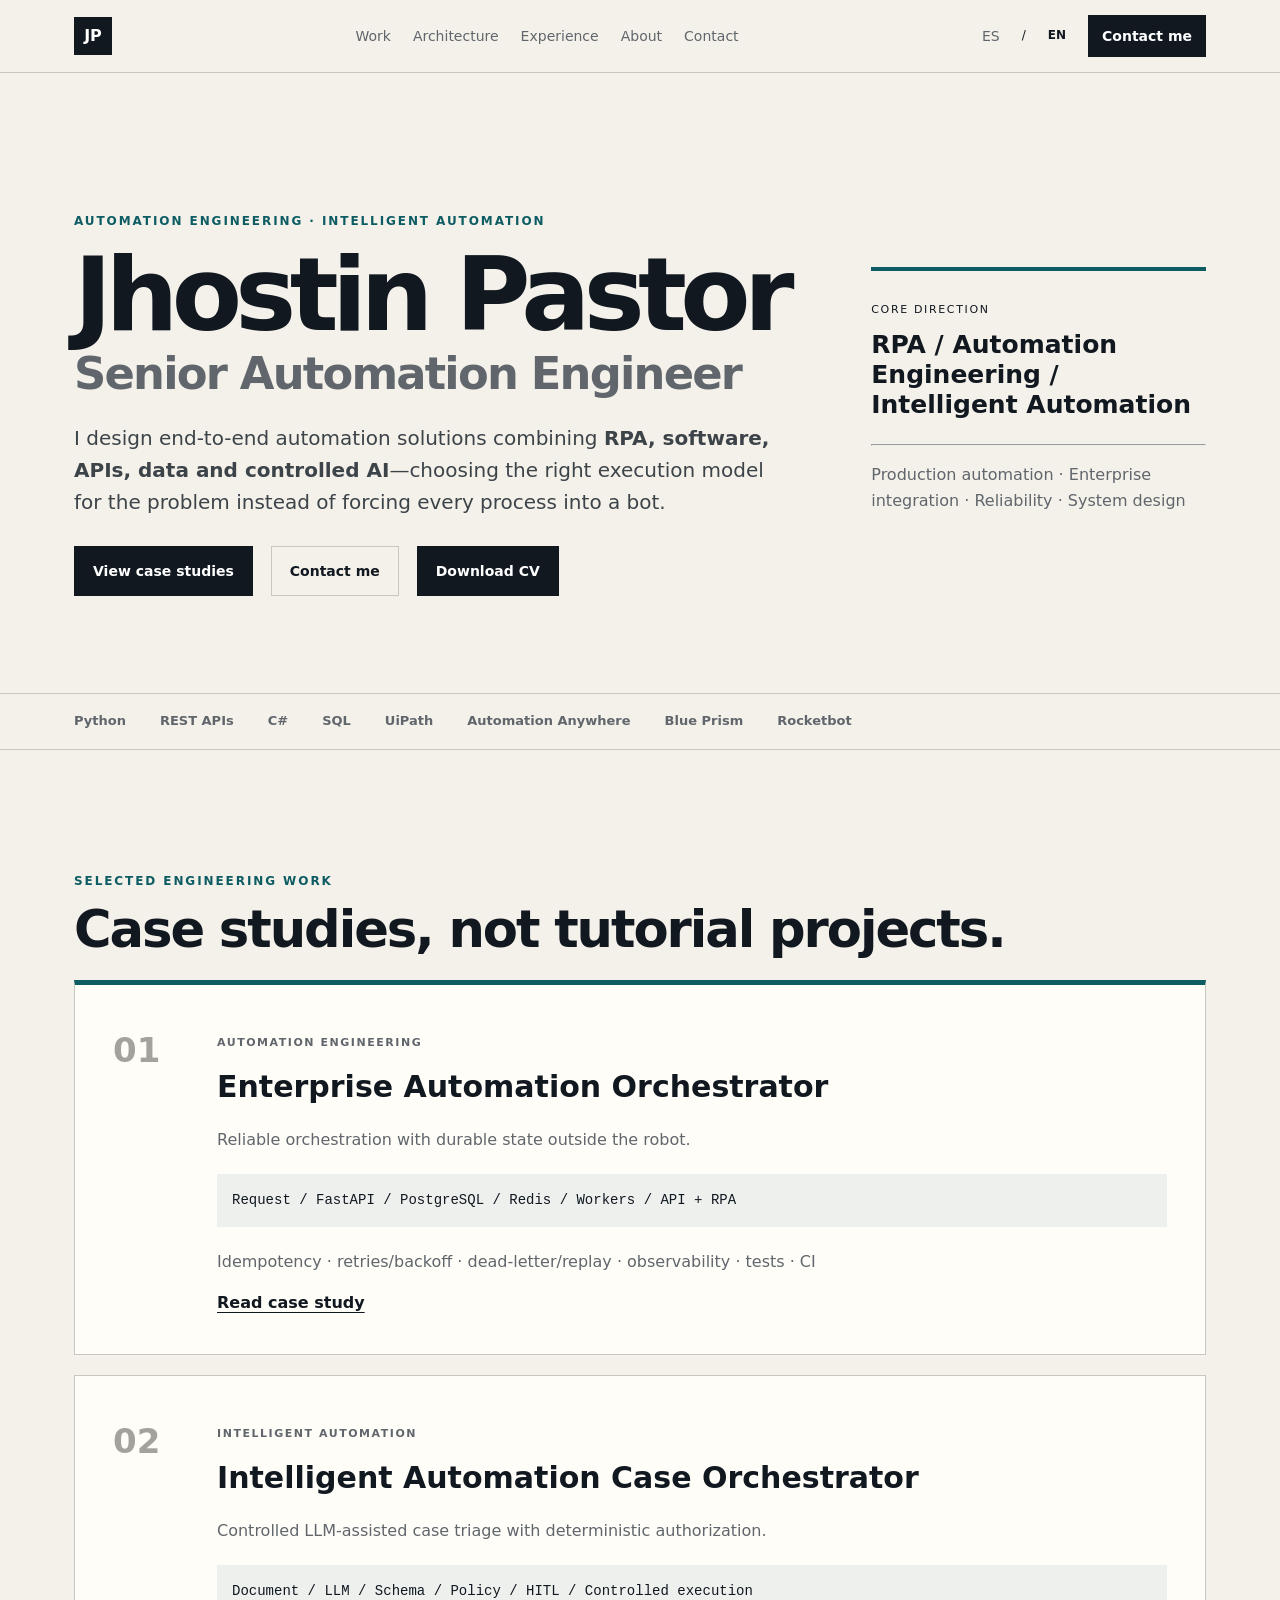
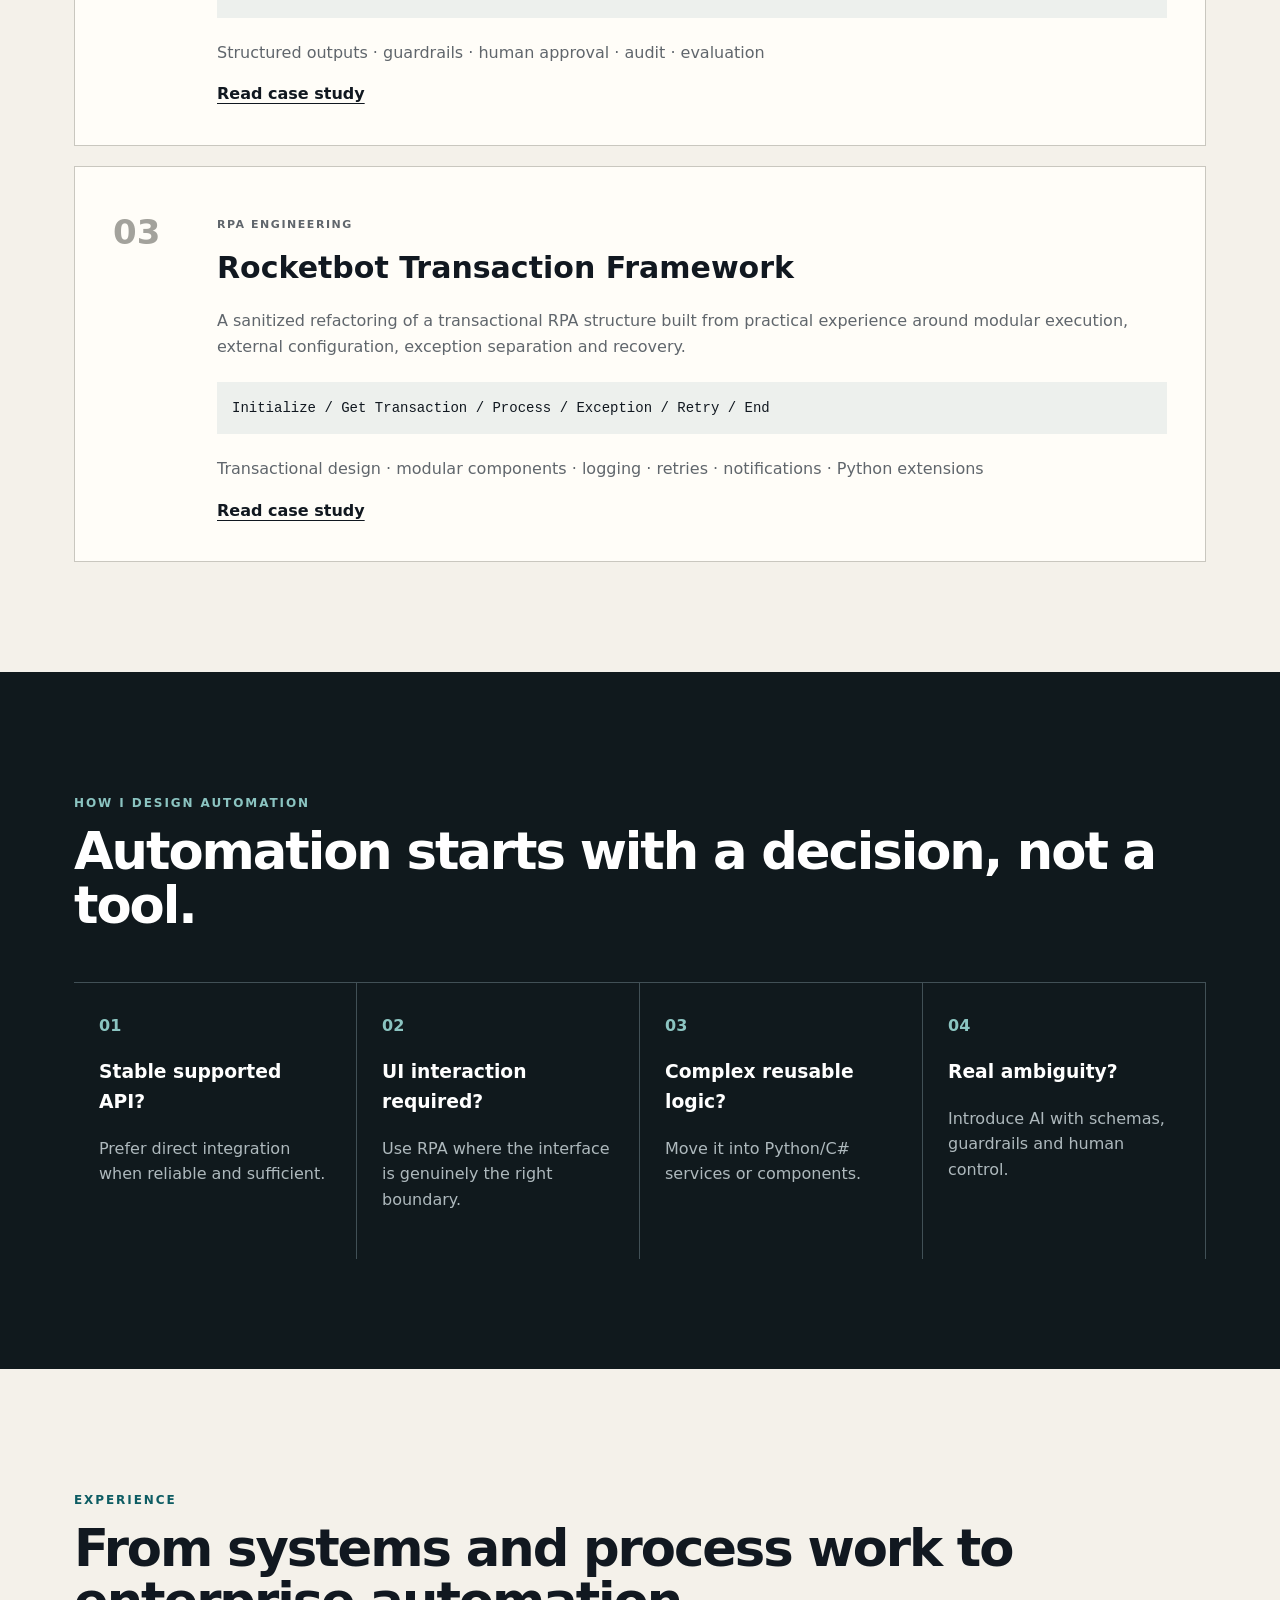
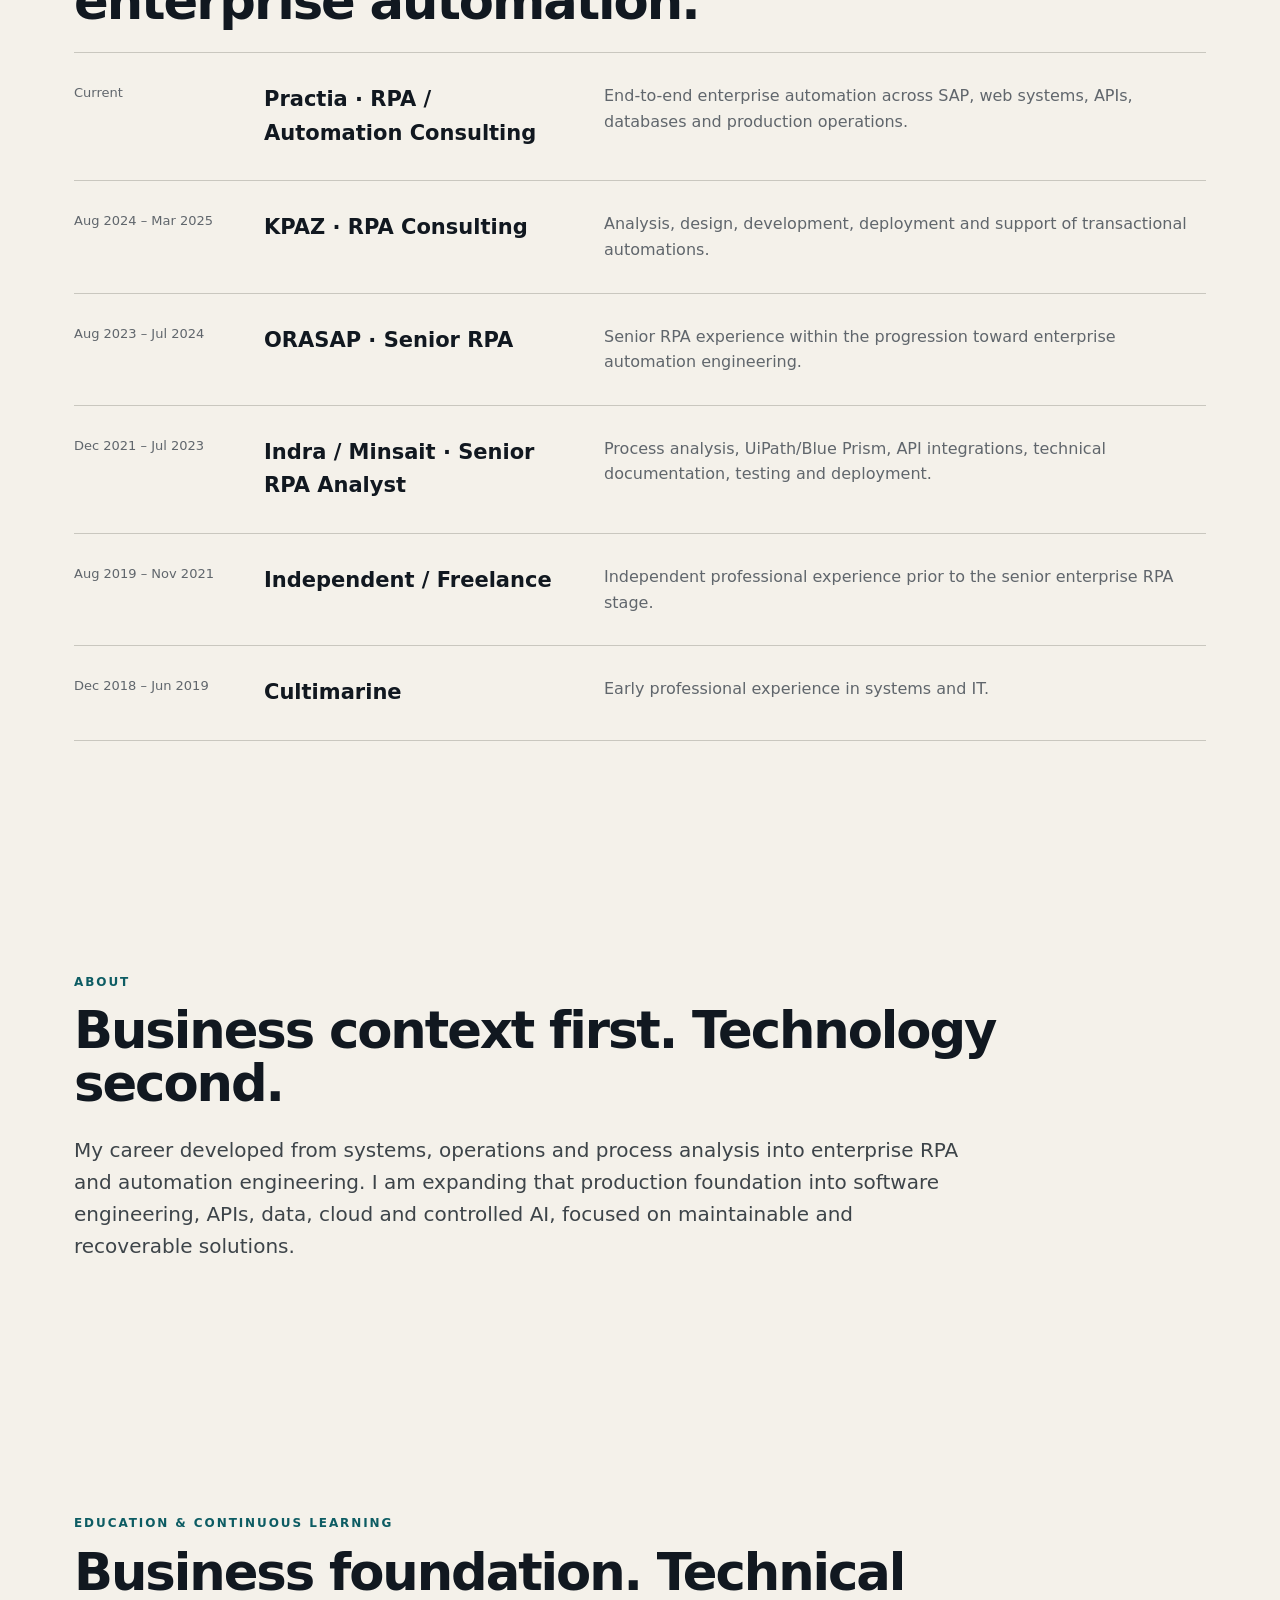
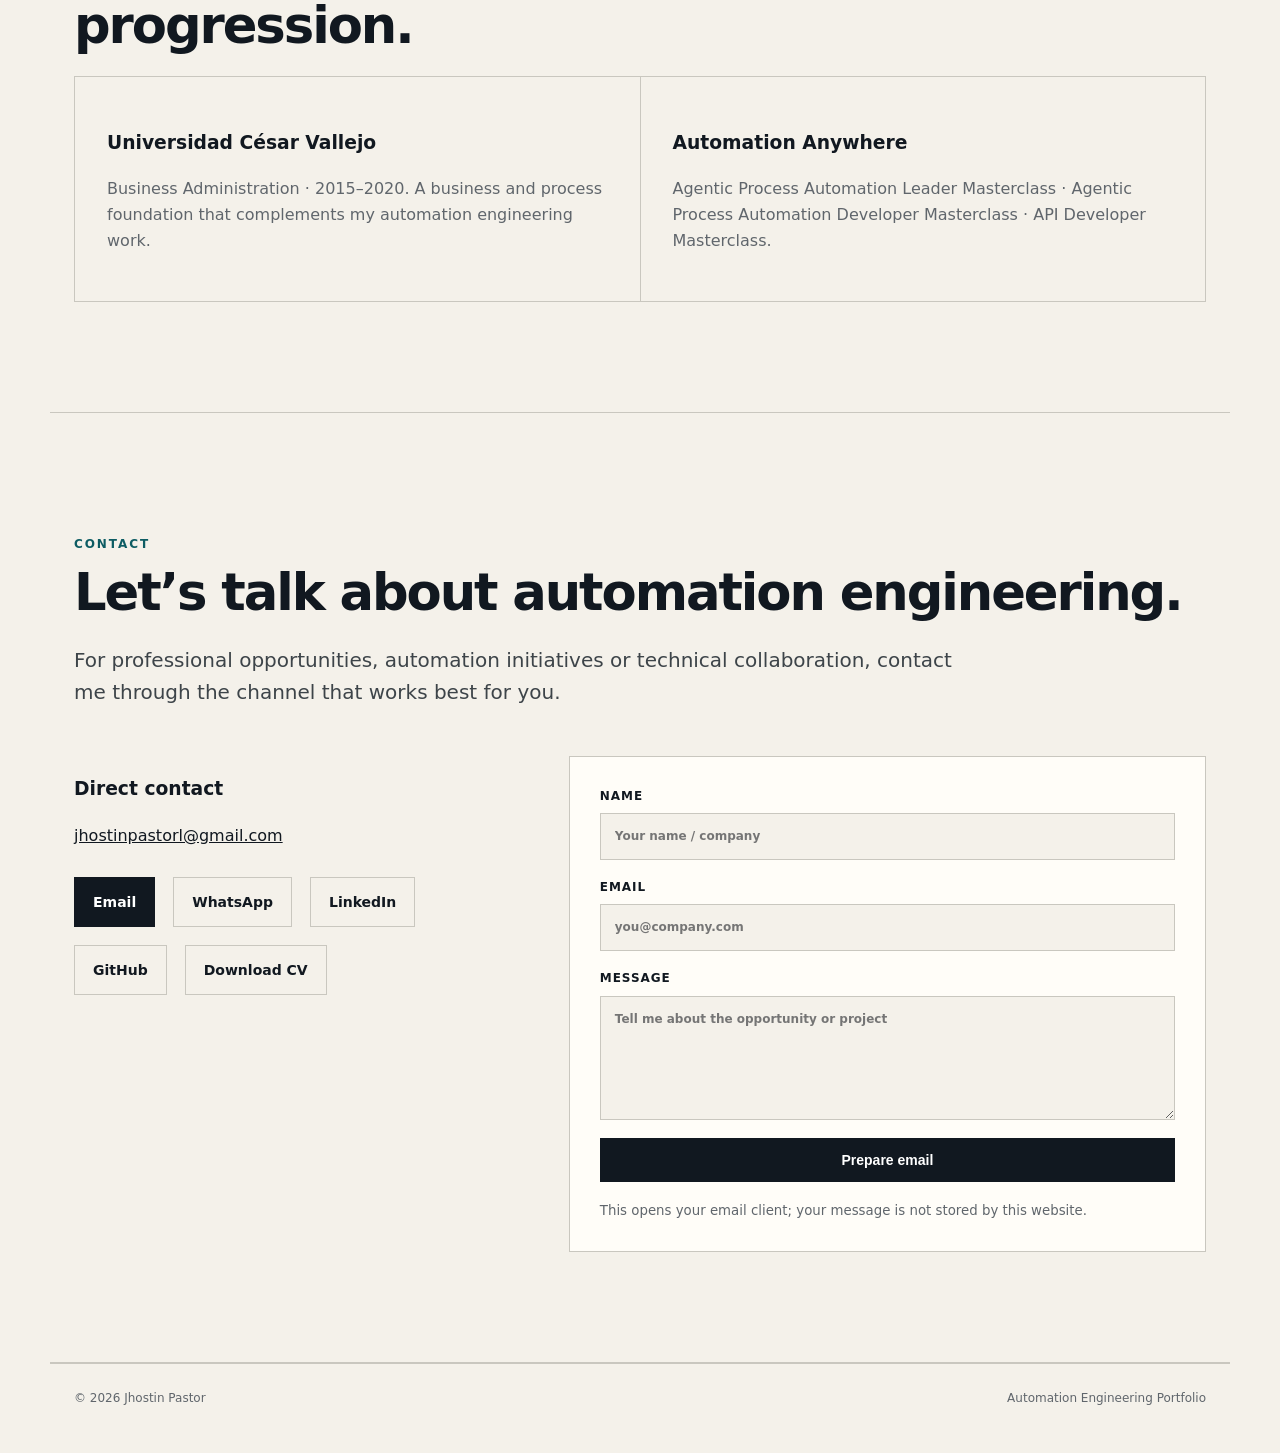
<file: index.html>
<!doctype html><html lang="en"><head><meta charset="utf-8"><meta name="viewport" content="width=device-width,initial-scale=1"><meta name="description" content="Jhostin Pastor — Senior Automation Engineer building end-to-end solutions with RPA, Python, C#, APIs, data and controlled AI."><meta name="robots" content="index,follow"><meta property="og:type" content="website"><meta property="og:title" content="Jhostin Pastor | Senior Automation Engineer"><meta property="og:description" content="Automation Engineering · RPA · Python · APIs · Intelligent Automation"><meta property="og:url" content="https://jhostinpastor.com/"><link rel="canonical" href="https://jhostinpastor.com/"><link rel="alternate" hreflang="en" href="https://jhostinpastor.com/"><link rel="alternate" hreflang="es" href="https://jhostinpastor.com/es/"><link rel="alternate" hreflang="x-default" href="https://jhostinpastor.com/"><script type="application/ld+json">{"@context":"https://schema.org","@type":"Person","name":"Jhostin Pastor","url":"https://jhostinpastor.com/","jobTitle":"Senior Automation Engineer","sameAs":["https://www.linkedin.com/in/jhostin-jhonatan-pastor-lliuya","https://github.com/jhostinpastorl-blip"],"knowsAbout":["Automation Engineering","Robotic Process Automation","Intelligent Automation","Python","C#","REST APIs","SQL","UiPath","Automation Anywhere"]}</script><title>Jhostin Pastor | Senior Automation Engineer</title><link rel="stylesheet" href="styles.css"><link rel="icon" href="favicon.svg"></head><body><header><nav><a class="brand" href="#top">JP</a><div class="navlinks"><a href="#work">Work</a><a href="#architecture">Architecture</a><a href="#experience">Experience</a><a href="#about">About</a><a href="#contact">Contact</a></div><div class="navtools"><a class="lang" href="es/">ES</a><span>/</span><b>EN</b><a class="button small" href="#contact">Contact me</a></div></nav></header><main id="top"><section class="hero"><div><p class="eyebrow">AUTOMATION ENGINEERING · INTELLIGENT AUTOMATION</p><h1>Jhostin Pastor</h1><h2>Senior Automation Engineer</h2><p class="lead">I design end-to-end automation solutions combining <strong>RPA, software, APIs, data and controlled AI</strong>—choosing the right execution model for the problem instead of forcing every process into a bot.</p><div class="actions"><a class="button" href="#work">View case studies</a><a class="ghost" href="#contact">Contact me</a><a class="button" href="Jhostin_Pastor_CV_Master_ES_FINAL.pdf" download>Download CV</a></div></div><aside class="signal"><span>CORE DIRECTION</span><b>RPA / Automation Engineering / Intelligent Automation</b><hr><p>Production automation · Enterprise integration · Reliability · System design</p></aside></section><section class="strip"><span>Python</span><span>REST APIs</span><span>C#</span><span>SQL</span><span>UiPath</span><span>Automation Anywhere</span><span>Blue Prism</span><span>Rocketbot</span></section><section id="work" class="section"><p class="eyebrow">SELECTED ENGINEERING WORK</p><h2>Case studies, not tutorial projects.</h2><div class="projects"><article class="card featured"><div class="num">01</div><div><p class="tag">AUTOMATION ENGINEERING</p><h3>Enterprise Automation Orchestrator</h3><p>Reliable orchestration with durable state outside the robot.</p><div class="flow">Request / FastAPI / PostgreSQL / Redis / Workers / API + RPA</div><p>Idempotency · retries/backoff · dead-letter/replay · observability · tests · CI</p><a href="case-studies/enterprise-automation-orchestrator.html">Read case study</a></div></article><article class="card"><div class="num">02</div><div><p class="tag">INTELLIGENT AUTOMATION</p><h3>Intelligent Automation Case Orchestrator</h3><p>Controlled LLM-assisted case triage with deterministic authorization.</p><div class="flow">Document / LLM / Schema / Policy / HITL / Controlled execution</div><p>Structured outputs · guardrails · human approval · audit · evaluation</p><a href="case-studies/intelligent-automation-case-orchestrator.html">Read case study</a></div></article><article class="card"><div class="num">03</div><div><p class="tag">RPA ENGINEERING</p><h3>Rocketbot Transaction Framework</h3><p>A sanitized refactoring of a transactional RPA structure built from practical experience around modular execution, external configuration, exception separation and recovery.</p><div class="flow">Initialize / Get Transaction / Process / Exception / Retry / End</div><p>Transactional design · modular components · logging · retries · notifications · Python extensions</p><a href="case-studies/rocketbot-transaction-framework.html">Read case study</a></div></article></div></section><section id="architecture" class="section dark"><p class="eyebrow">HOW I DESIGN AUTOMATION</p><h2>Automation starts with a decision, not a tool.</h2><div class="decision"><div><b>01</b><h3>Stable supported API?</h3><p>Prefer direct integration when reliable and sufficient.</p></div><div><b>02</b><h3>UI interaction required?</h3><p>Use RPA where the interface is genuinely the right boundary.</p></div><div><b>03</b><h3>Complex reusable logic?</h3><p>Move it into Python/C# services or components.</p></div><div><b>04</b><h3>Real ambiguity?</h3><p>Introduce AI with schemas, guardrails and human control.</p></div></div></section><section id="experience" class="section"><p class="eyebrow">EXPERIENCE</p><h2>From systems and process work to enterprise automation.</h2><div class="timeline"><div><span>Current</span><h3>Practia · RPA / Automation Consulting</h3><p>End-to-end enterprise automation across SAP, web systems, APIs, databases and production operations.</p></div><div><span>Aug 2024 – Mar 2025</span><h3>KPAZ · RPA Consulting</h3><p>Analysis, design, development, deployment and support of transactional automations.</p></div><div><span>Aug 2023 – Jul 2024</span><h3>ORASAP · Senior RPA</h3><p>Senior RPA experience within the progression toward enterprise automation engineering.</p></div><div><span>Dec 2021 – Jul 2023</span><h3>Indra / Minsait · Senior RPA Analyst</h3><p>Process analysis, UiPath/Blue Prism, API integrations, technical documentation, testing and deployment.</p></div><div><span>Aug 2019 – Nov 2021</span><h3>Independent / Freelance</h3><p>Independent professional experience prior to the senior enterprise RPA stage.</p></div><div><span>Dec 2018 – Jun 2019</span><h3>Cultimarine</h3><p>Early professional experience in systems and IT.</p></div></div></section><section id="about" class="section"><p class="eyebrow">ABOUT</p><h2>Business context first. Technology second.</h2><p class="lead compact">My career developed from systems, operations and process analysis into enterprise RPA and automation engineering. I am expanding that production foundation into software engineering, APIs, data, cloud and controlled AI, focused on maintainable and recoverable solutions.</p></section><section class="section"><p class="eyebrow">EDUCATION & CONTINUOUS LEARNING</p><h2>Business foundation. Technical progression.</h2><div class="grid"><div><h3>Universidad César Vallejo</h3><p>Business Administration · 2015–2020. A business and process foundation that complements my automation engineering work.</p></div><div><h3>Automation Anywhere</h3><p>Agentic Process Automation Leader Masterclass · Agentic Process Automation Developer Masterclass · API Developer Masterclass.</p></div></div></section><section id="contact" class="section contact"><p class="eyebrow">CONTACT</p><h2>Let’s talk about automation engineering.</h2><p class="lead compact">For professional opportunities, automation initiatives or technical collaboration, contact me through the channel that works best for you.</p><div class="contactbox"><div><h3>Direct contact</h3><p><a href="mailto:jhostinpastorl@gmail.com">jhostinpastorl@gmail.com</a></p><div class="actions"><a class="button" href="mailto:jhostinpastorl@gmail.com">Email</a><a class="ghost" href="https://wa.me/51994290494?text=Hello%20Jhostin%2C%20I%20saw%20your%20automation%20engineering%20portfolio%20and%20would%20like%20to%20discuss%20a%20professional%20opportunity.">WhatsApp</a><a class="ghost" href="https://www.linkedin.com/in/jhostin-jhonatan-pastor-lliuya">LinkedIn</a><a class="ghost" href="https://github.com/jhostinpastorl-blip">GitHub</a><a class="ghost" href="Jhostin_Pastor_CV_Master_ES_FINAL.pdf" download>Download CV</a></div></div><form class="contactform" action="mailto:jhostinpastorl@gmail.com" method="get"><label>Name<input name="subject" required placeholder="Your name / company"></label><label>Email<input type="email" name="email" required placeholder="you@company.com"></label><label>Message<textarea name="body" required rows="5" placeholder="Tell me about the opportunity or project"></textarea></label><button class="button" type="submit">Prepare email</button><small>This opens your email client; your message is not stored by this website.</small></form></div></section></main><footer><span>© 2026 Jhostin Pastor</span><span>Automation Engineering Portfolio</span></footer></body></html>
</file>
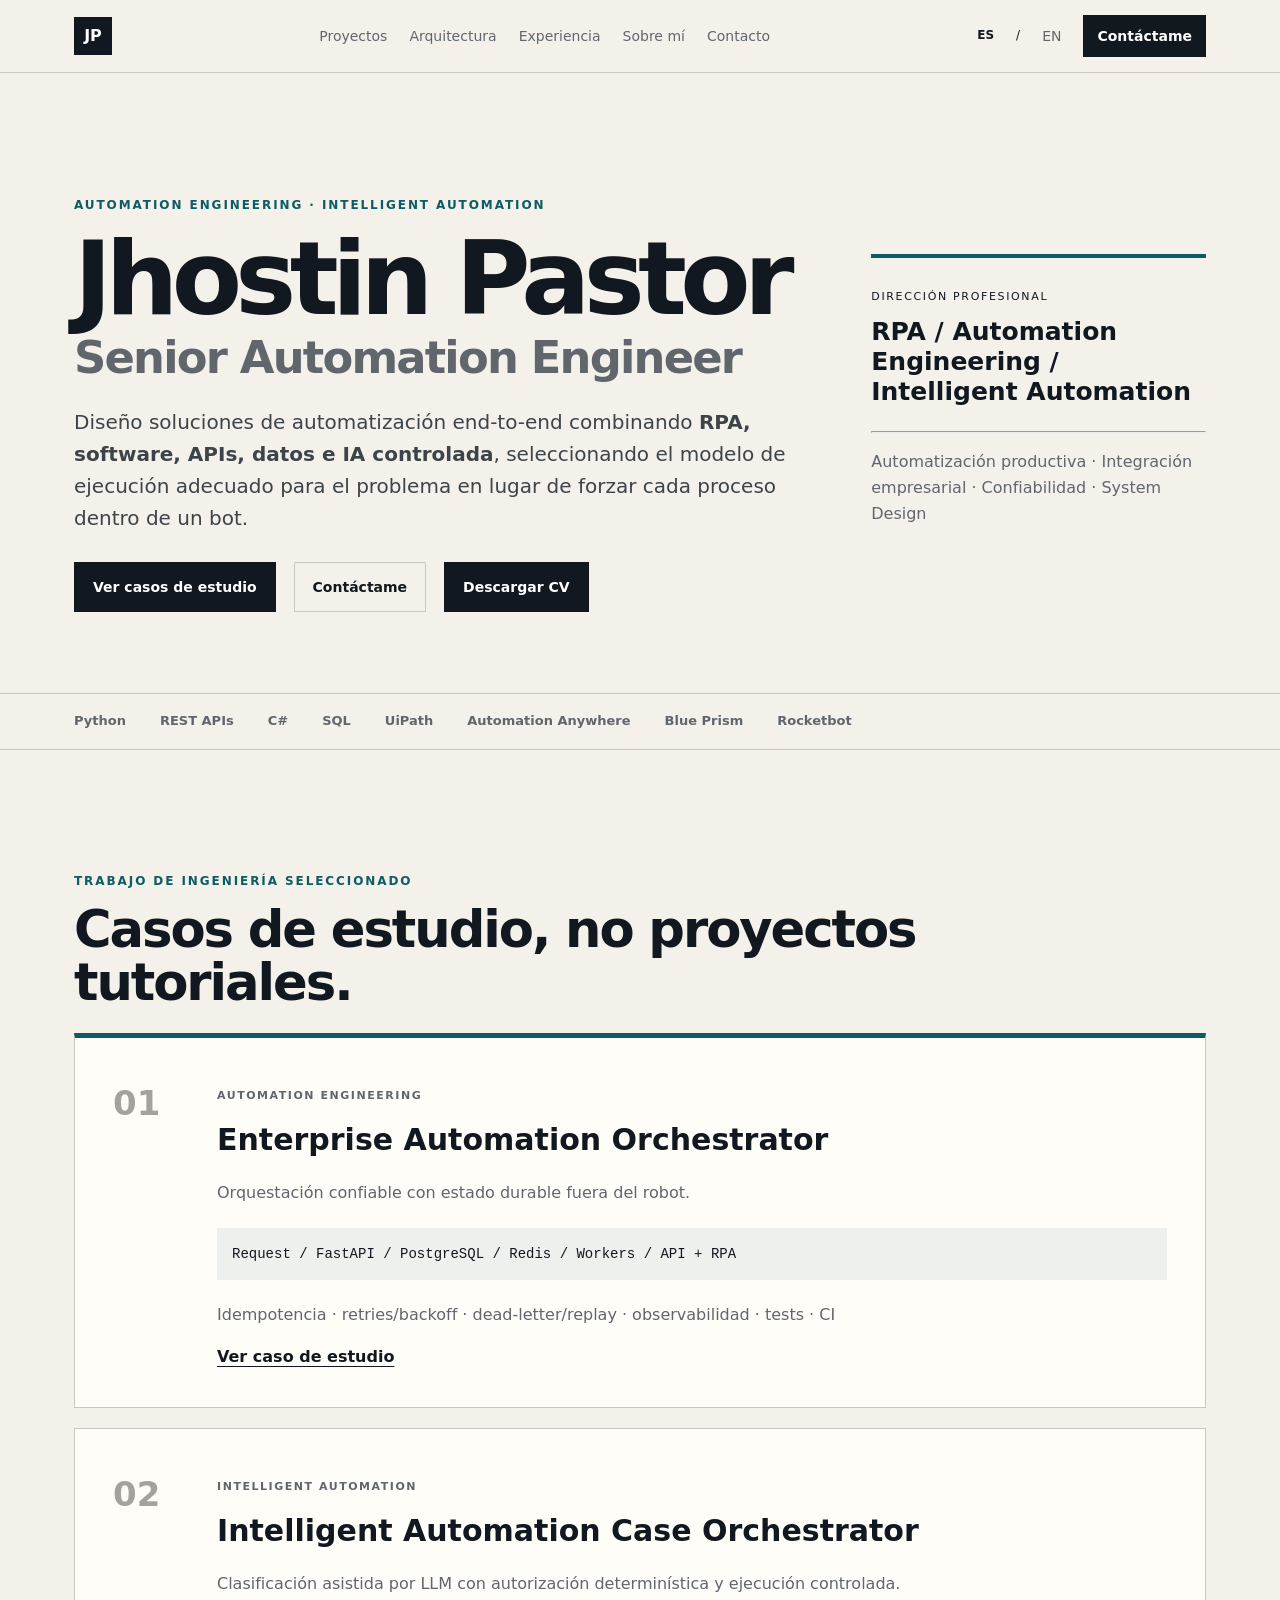
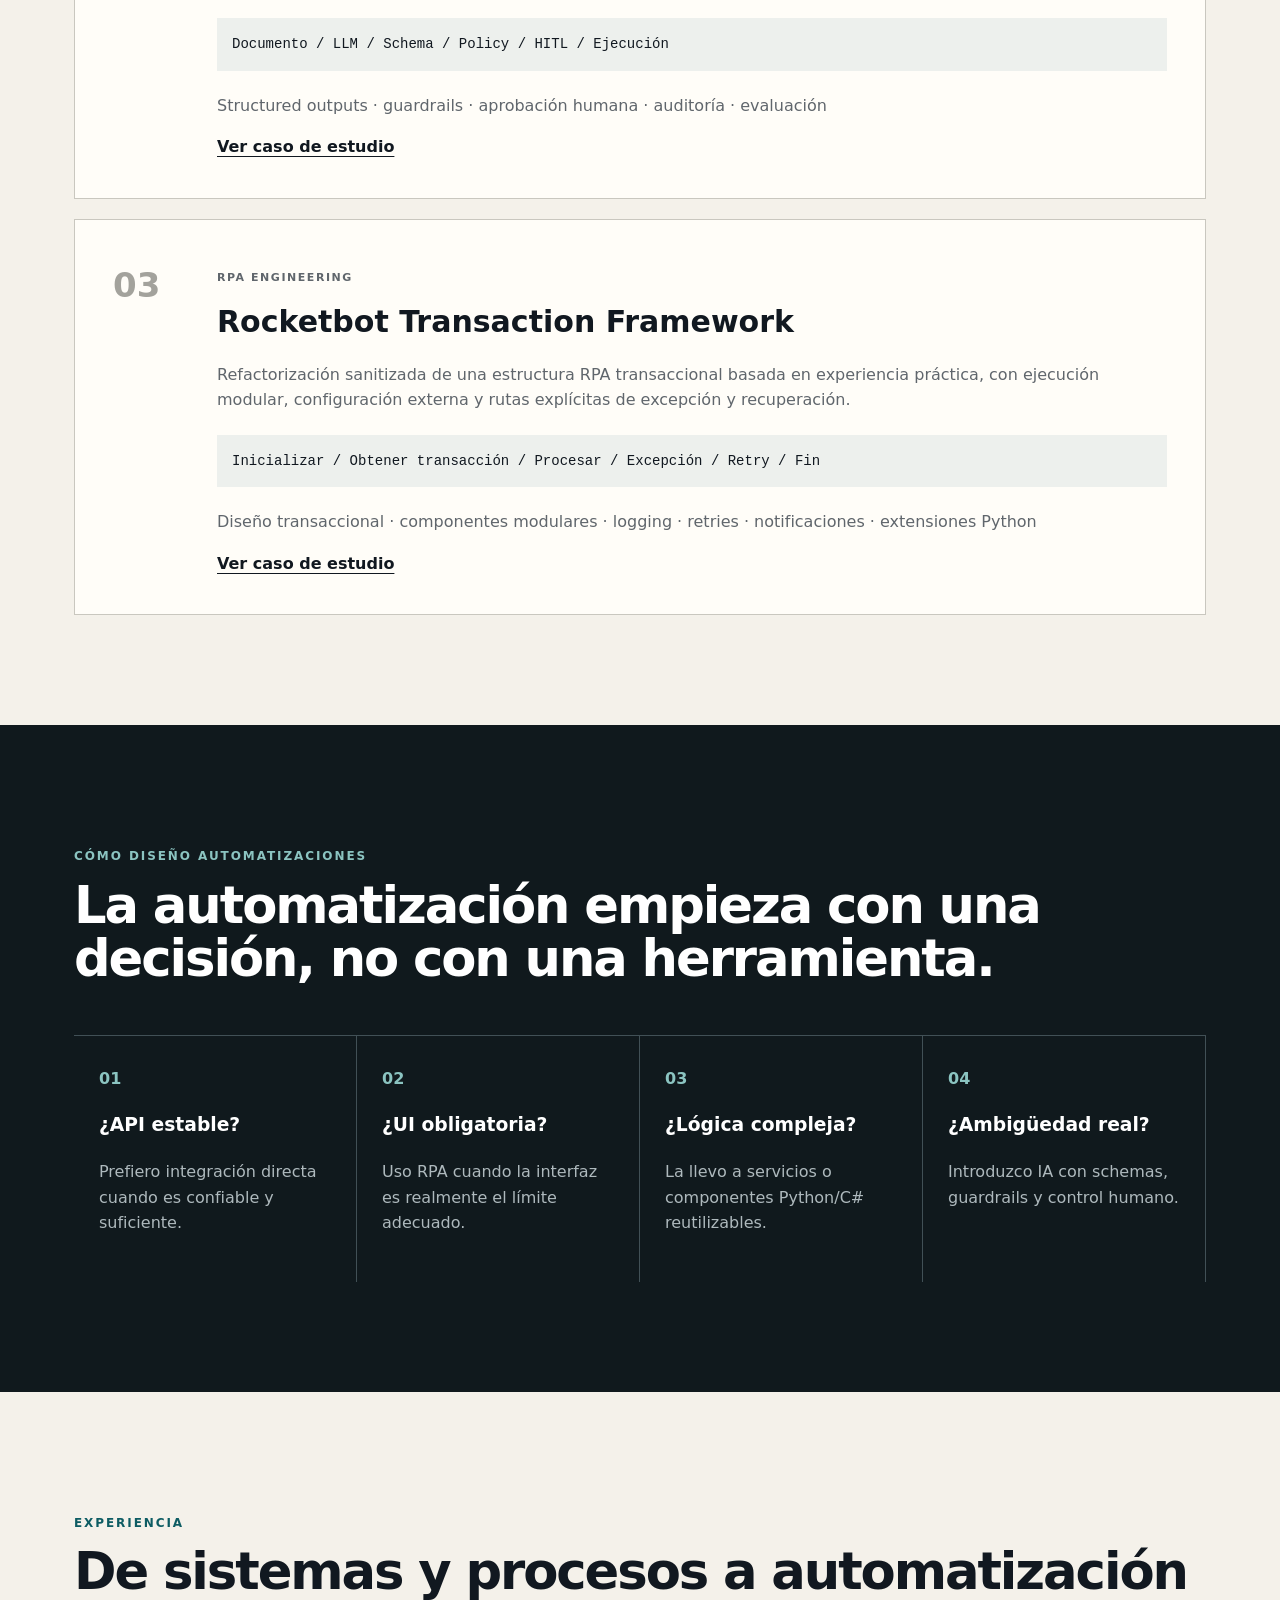
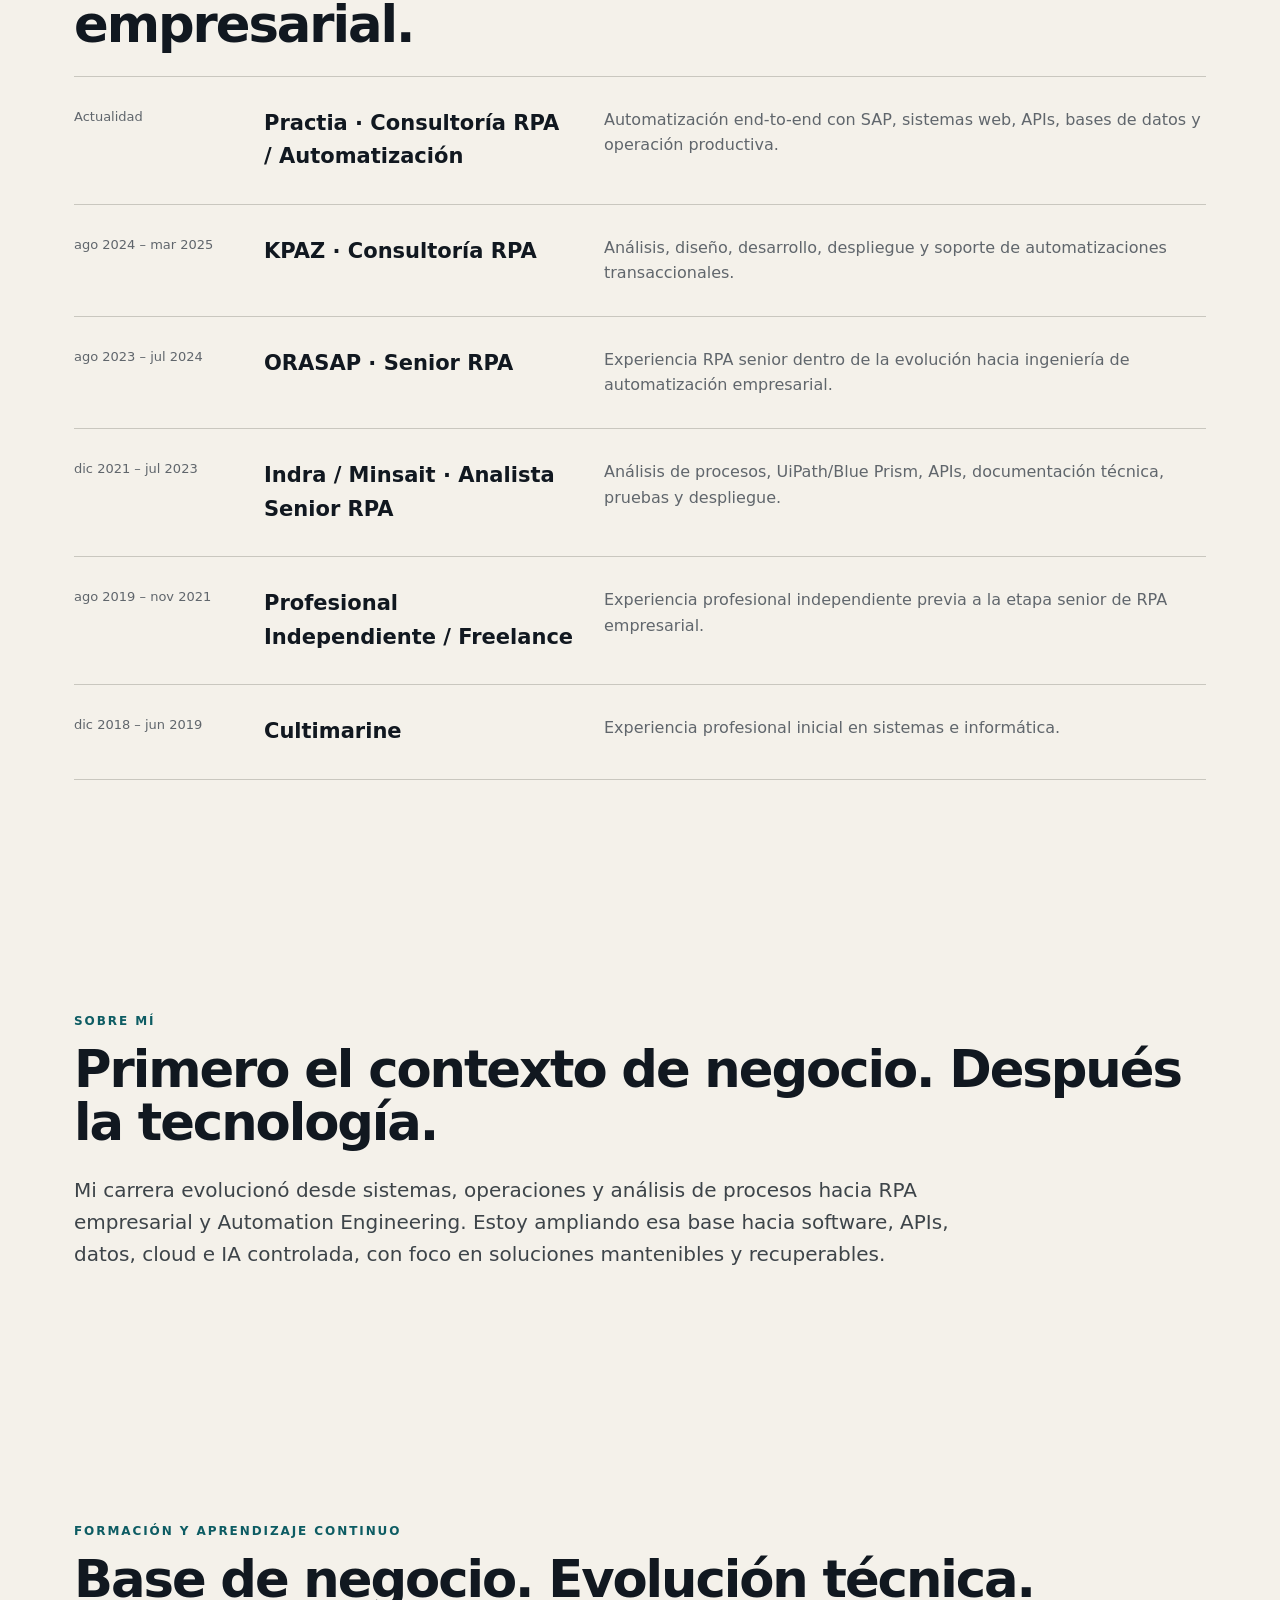
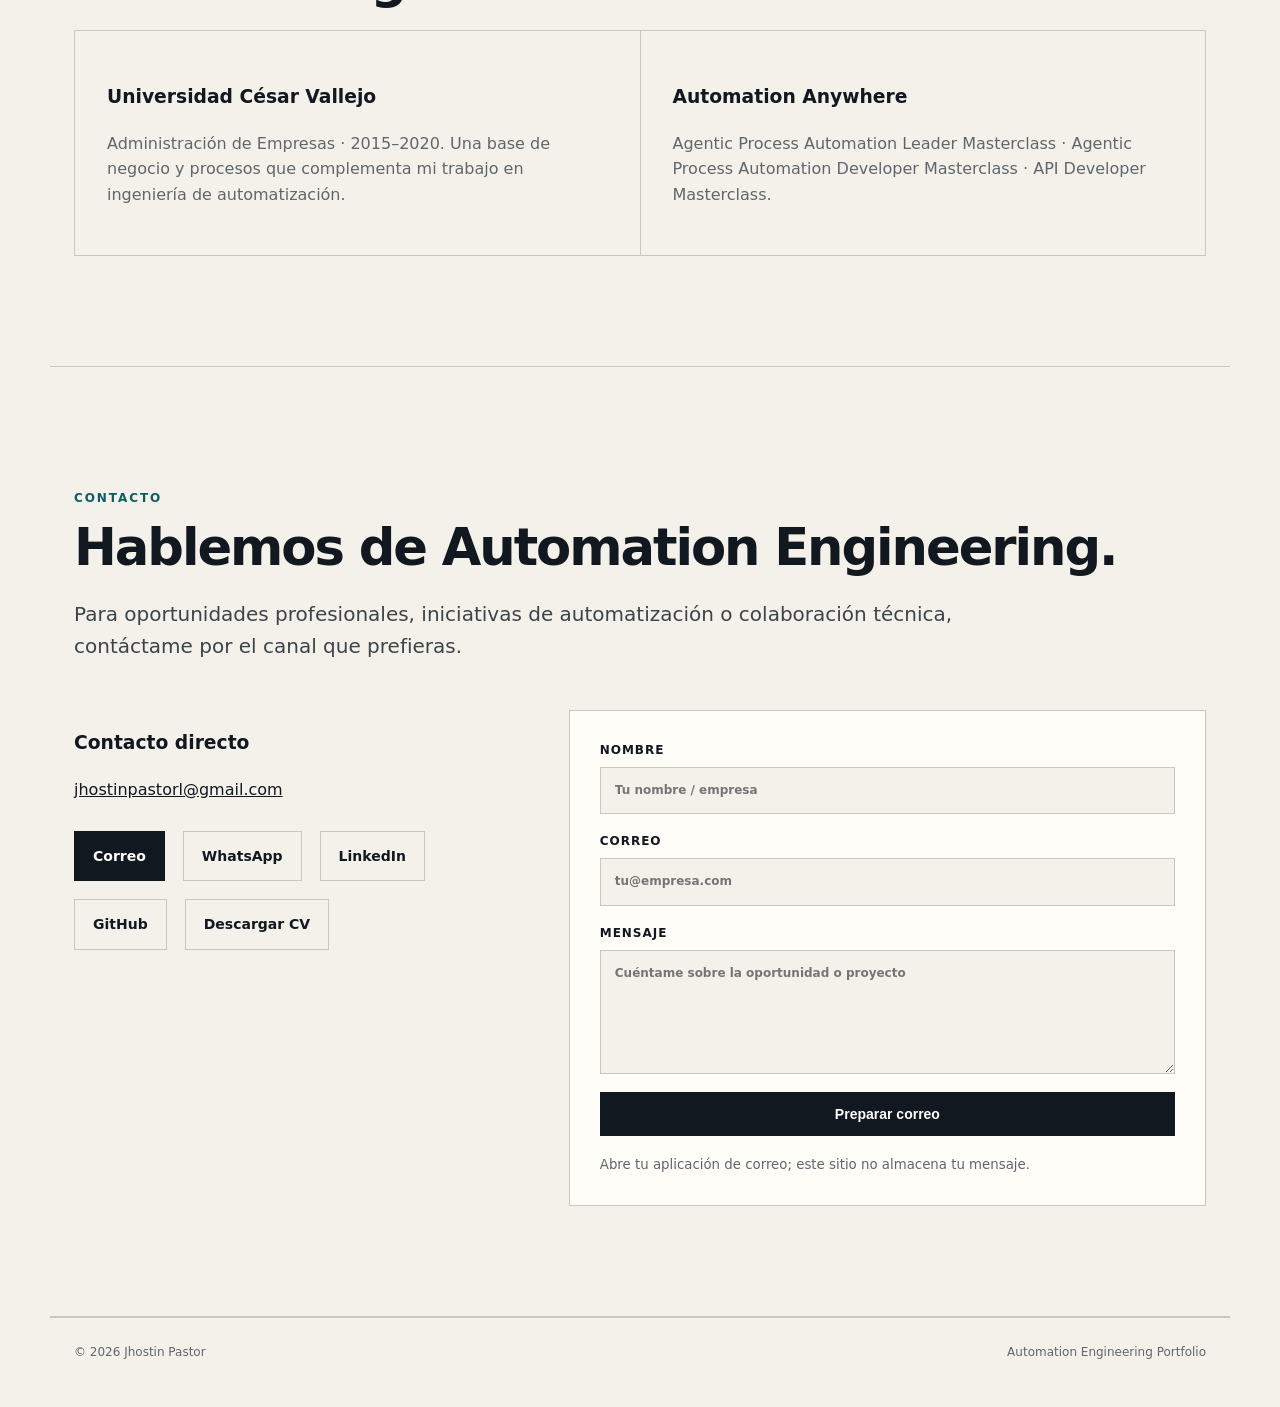
<file: es/index.html>
<!doctype html><html lang="es"><head><meta charset="utf-8"><meta name="viewport" content="width=device-width,initial-scale=1"><meta name="description" content="Jhostin Pastor — Senior Automation Engineer. RPA, Python, C#, APIs, datos y automatización inteligente."><meta name="robots" content="index,follow"><meta property="og:type" content="website"><meta property="og:title" content="Jhostin Pastor | Senior Automation Engineer"><meta property="og:description" content="Automation Engineering · RPA · Python · C# · APIs · Intelligent Automation"><meta property="og:url" content="https://jhostinpastor.com/es/"><link rel="canonical" href="https://jhostinpastor.com/es/"><link rel="alternate" hreflang="es" href="https://jhostinpastor.com/es/"><link rel="alternate" hreflang="en" href="https://jhostinpastor.com/"><link rel="alternate" hreflang="x-default" href="https://jhostinpastor.com/"><script type="application/ld+json">{"@context":"https://schema.org","@type":"Person","name":"Jhostin Pastor","url":"https://jhostinpastor.com/","jobTitle":"Senior Automation Engineer","sameAs":["https://www.linkedin.com/in/jhostin-jhonatan-pastor-lliuya","https://github.com/jhostinpastorl-blip"],"knowsAbout":["Automation Engineering","Robotic Process Automation","Intelligent Automation","Python","C#","REST APIs","SQL","UiPath","Automation Anywhere"]}</script><link rel="icon" href="../favicon.svg"><title>Jhostin Pastor | Senior Automation Engineer</title><link rel="stylesheet" href="../styles.css"></head><body><header><nav><a class="brand" href="#top">JP</a><div class="navlinks"><a href="#work">Proyectos</a><a href="#architecture">Arquitectura</a><a href="#experience">Experiencia</a><a href="#about">Sobre mí</a><a href="#contact">Contacto</a></div><div class="navtools"><b>ES</b><span>/</span><a class="lang" href="../">EN</a><a class="button small" href="#contact">Contáctame</a></div></nav></header><main id="top"><section class="hero"><div><p class="eyebrow">AUTOMATION ENGINEERING · INTELLIGENT AUTOMATION</p><h1>Jhostin Pastor</h1><h2>Senior Automation Engineer</h2><p class="lead">Diseño soluciones de automatización end-to-end combinando <strong>RPA, software, APIs, datos e IA controlada</strong>, seleccionando el modelo de ejecución adecuado para el problema en lugar de forzar cada proceso dentro de un bot.</p><div class="actions"><a class="button" href="#work">Ver casos de estudio</a><a class="ghost" href="#contact">Contáctame</a><a class="button" href="../Jhostin_Pastor_CV_Master_ES_FINAL.pdf" download>Descargar CV</a></div></div><aside class="signal"><span>DIRECCIÓN PROFESIONAL</span><b>RPA / Automation Engineering / Intelligent Automation</b><hr><p>Automatización productiva · Integración empresarial · Confiabilidad · System Design</p></aside></section><section class="strip"><span>Python</span><span>REST APIs</span><span>C#</span><span>SQL</span><span>UiPath</span><span>Automation Anywhere</span><span>Blue Prism</span><span>Rocketbot</span></section><section id="work" class="section"><p class="eyebrow">TRABAJO DE INGENIERÍA SELECCIONADO</p><h2>Casos de estudio, no proyectos tutoriales.</h2><div class="projects"><article class="card featured"><div class="num">01</div><div><p class="tag">AUTOMATION ENGINEERING</p><h3>Enterprise Automation Orchestrator</h3><p>Orquestación confiable con estado durable fuera del robot.</p><div class="flow">Request / FastAPI / PostgreSQL / Redis / Workers / API + RPA</div><p>Idempotencia · retries/backoff · dead-letter/replay · observabilidad · tests · CI</p><a href="case-studies/enterprise-automation-orchestrator.html">Ver caso de estudio</a></div></article><article class="card"><div class="num">02</div><div><p class="tag">INTELLIGENT AUTOMATION</p><h3>Intelligent Automation Case Orchestrator</h3><p>Clasificación asistida por LLM con autorización determinística y ejecución controlada.</p><div class="flow">Documento / LLM / Schema / Policy / HITL / Ejecución</div><p>Structured outputs · guardrails · aprobación humana · auditoría · evaluación</p><a href="case-studies/intelligent-automation-case-orchestrator.html">Ver caso de estudio</a></div></article><article class="card"><div class="num">03</div><div><p class="tag">RPA ENGINEERING</p><h3>Rocketbot Transaction Framework</h3><p>Refactorización sanitizada de una estructura RPA transaccional basada en experiencia práctica, con ejecución modular, configuración externa y rutas explícitas de excepción y recuperación.</p><div class="flow">Inicializar / Obtener transacción / Procesar / Excepción / Retry / Fin</div><p>Diseño transaccional · componentes modulares · logging · retries · notificaciones · extensiones Python</p><a href="case-studies/rocketbot-transaction-framework.html">Ver caso de estudio</a></div></article></div></section><section id="architecture" class="section dark"><p class="eyebrow">CÓMO DISEÑO AUTOMATIZACIONES</p><h2>La automatización empieza con una decisión, no con una herramienta.</h2><div class="decision"><div><b>01</b><h3>¿API estable?</h3><p>Prefiero integración directa cuando es confiable y suficiente.</p></div><div><b>02</b><h3>¿UI obligatoria?</h3><p>Uso RPA cuando la interfaz es realmente el límite adecuado.</p></div><div><b>03</b><h3>¿Lógica compleja?</h3><p>La llevo a servicios o componentes Python/C# reutilizables.</p></div><div><b>04</b><h3>¿Ambigüedad real?</h3><p>Introduzco IA con schemas, guardrails y control humano.</p></div></div></section><section id="experience" class="section"><p class="eyebrow">EXPERIENCIA</p><h2>De sistemas y procesos a automatización empresarial.</h2><div class="timeline"><div><span>Actualidad</span><h3>Practia · Consultoría RPA / Automatización</h3><p>Automatización end-to-end con SAP, sistemas web, APIs, bases de datos y operación productiva.</p></div><div><span>ago 2024 – mar 2025</span><h3>KPAZ · Consultoría RPA</h3><p>Análisis, diseño, desarrollo, despliegue y soporte de automatizaciones transaccionales.</p></div><div><span>ago 2023 – jul 2024</span><h3>ORASAP · Senior RPA</h3><p>Experiencia RPA senior dentro de la evolución hacia ingeniería de automatización empresarial.</p></div><div><span>dic 2021 – jul 2023</span><h3>Indra / Minsait · Analista Senior RPA</h3><p>Análisis de procesos, UiPath/Blue Prism, APIs, documentación técnica, pruebas y despliegue.</p></div><div><span>ago 2019 – nov 2021</span><h3>Profesional Independiente / Freelance</h3><p>Experiencia profesional independiente previa a la etapa senior de RPA empresarial.</p></div><div><span>dic 2018 – jun 2019</span><h3>Cultimarine</h3><p>Experiencia profesional inicial en sistemas e informática.</p></div></div></section><section id="about" class="section"><p class="eyebrow">SOBRE MÍ</p><h2>Primero el contexto de negocio. Después la tecnología.</h2><p class="lead compact">Mi carrera evolucionó desde sistemas, operaciones y análisis de procesos hacia RPA empresarial y Automation Engineering. Estoy ampliando esa base hacia software, APIs, datos, cloud e IA controlada, con foco en soluciones mantenibles y recuperables.</p></section><section class="section"><p class="eyebrow">FORMACIÓN Y APRENDIZAJE CONTINUO</p><h2>Base de negocio. Evolución técnica.</h2><div class="grid"><div><h3>Universidad César Vallejo</h3><p>Administración de Empresas · 2015–2020. Una base de negocio y procesos que complementa mi trabajo en ingeniería de automatización.</p></div><div><h3>Automation Anywhere</h3><p>Agentic Process Automation Leader Masterclass · Agentic Process Automation Developer Masterclass · API Developer Masterclass.</p></div></div></section><section id="contact" class="section contact"><p class="eyebrow">CONTACTO</p><h2>Hablemos de Automation Engineering.</h2><p class="lead compact">Para oportunidades profesionales, iniciativas de automatización o colaboración técnica, contáctame por el canal que prefieras.</p><div class="contactbox"><div><h3>Contacto directo</h3><p><a href="mailto:jhostinpastorl@gmail.com">jhostinpastorl@gmail.com</a></p><div class="actions"><a class="button" href="mailto:jhostinpastorl@gmail.com">Correo</a><a class="ghost" href="https://wa.me/51994290494?text=Hola%20Jhostin%2C%20vi%20tu%20portafolio%20de%20Automation%20Engineering%20y%20quisiera%20conversar%20sobre%20una%20oportunidad%20profesional.">WhatsApp</a><a class="ghost" href="https://www.linkedin.com/in/jhostin-jhonatan-pastor-lliuya">LinkedIn</a><a class="ghost" href="https://github.com/jhostinpastorl-blip">GitHub</a><a class="ghost" href="../Jhostin_Pastor_CV_Master_ES_FINAL.pdf" download>Descargar CV</a></div></div><form class="contactform" action="mailto:jhostinpastorl@gmail.com" method="get"><label>Nombre<input name="subject" required placeholder="Tu nombre / empresa"></label><label>Correo<input type="email" name="email" required placeholder="tu@empresa.com"></label><label>Mensaje<textarea name="body" required rows="5" placeholder="Cuéntame sobre la oportunidad o proyecto"></textarea></label><button class="button" type="submit">Preparar correo</button><small>Abre tu aplicación de correo; este sitio no almacena tu mensaje.</small></form></div></section></main><footer><span>© 2026 Jhostin Pastor</span><span>Automation Engineering Portfolio</span></footer></body></html>
</file>
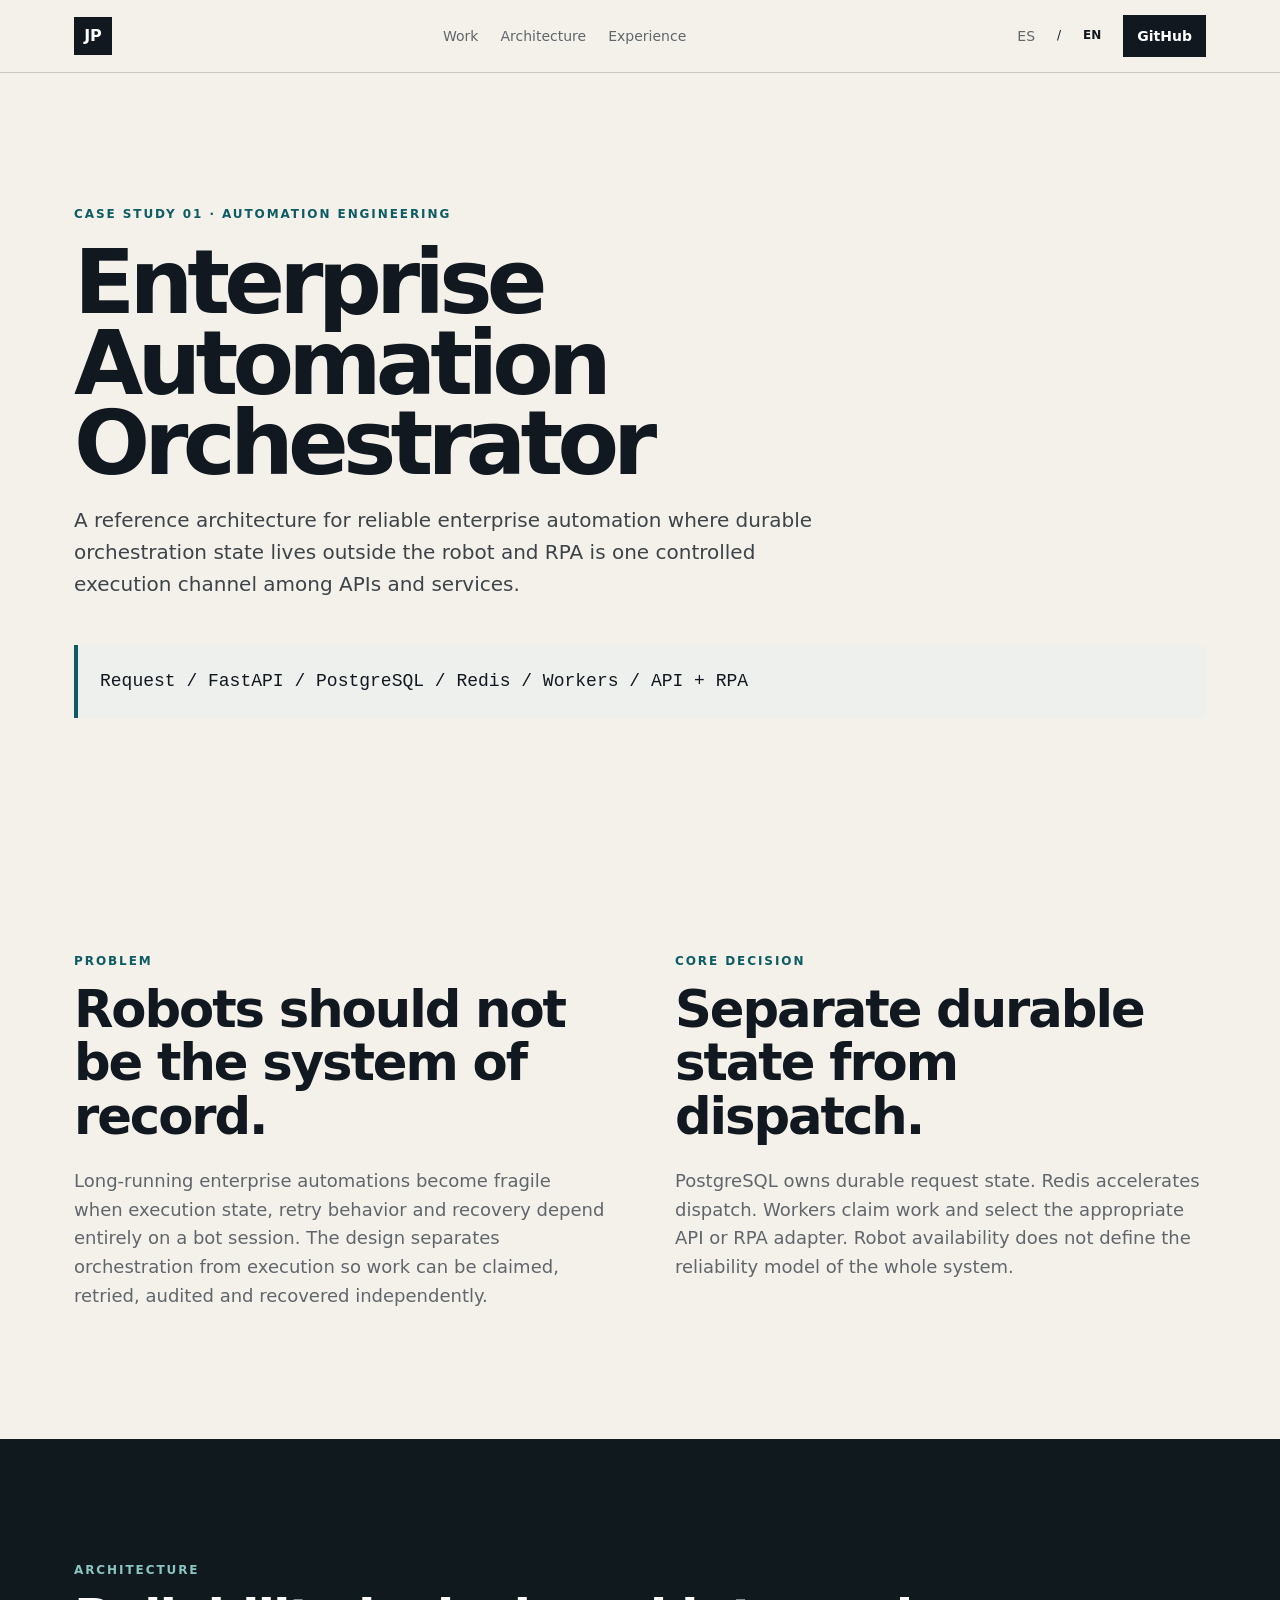
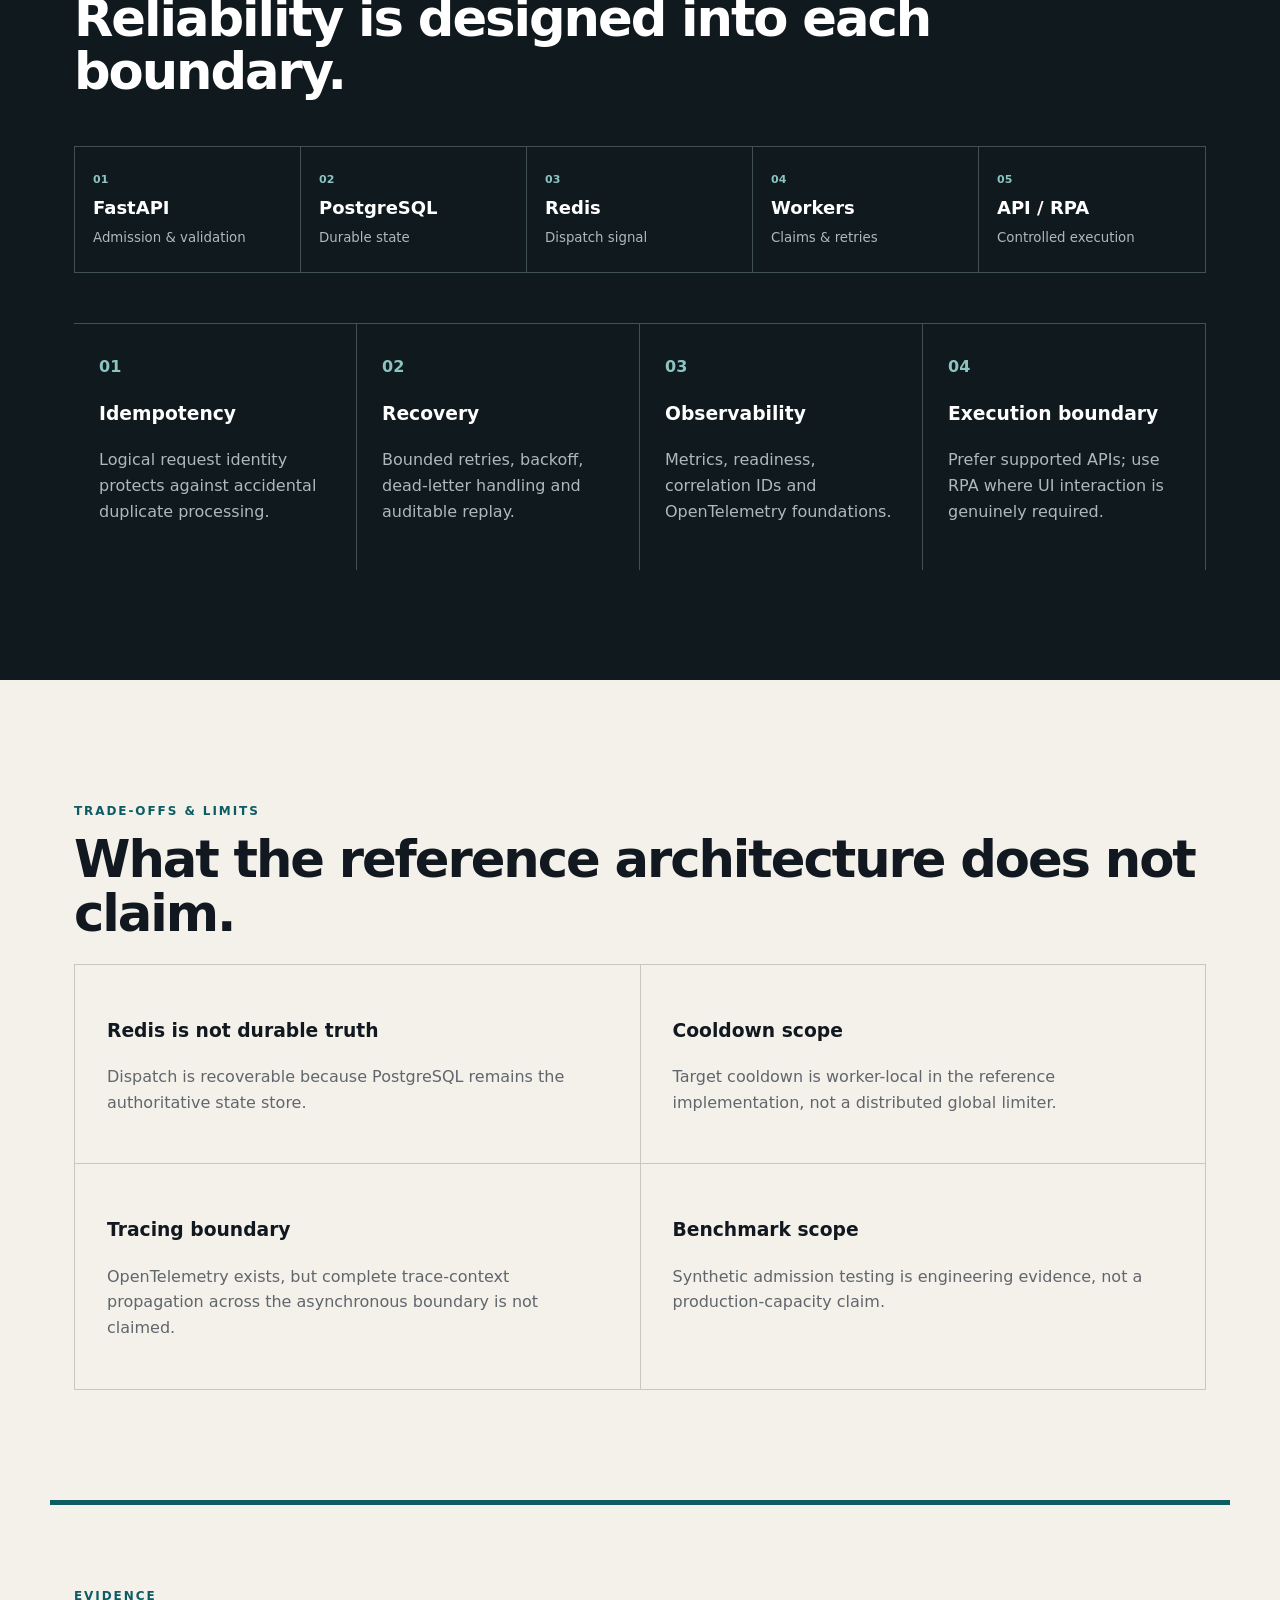
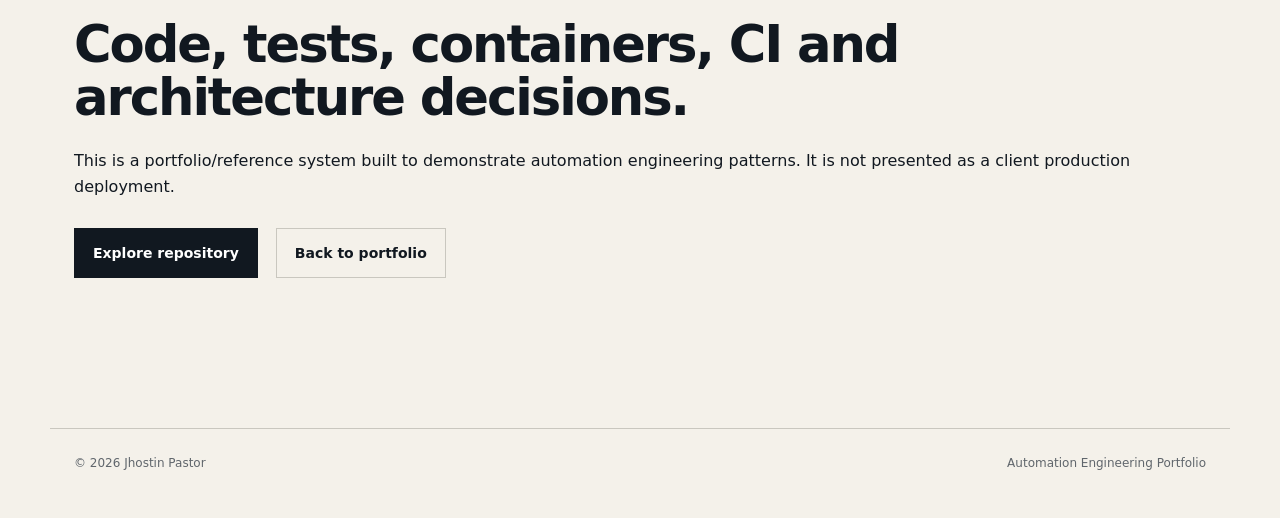
<file: case-studies/enterprise-automation-orchestrator.html>
<!doctype html><html lang="en"><head><meta charset="utf-8"><meta name="viewport" content="width=device-width,initial-scale=1"><meta name="description" content="Enterprise Automation Orchestrator case study by Jhostin Pastor."><title>Enterprise Automation Orchestrator | Jhostin Pastor</title><link rel="stylesheet" href="../styles.css"></head><body><header><nav><a class="brand" href="../index.html">JP</a><div class="navlinks"><a href="../index.html#work">Work</a><a href="../index.html#architecture">Architecture</a><a href="../index.html#experience">Experience</a></div><div class="navtools"><a class="lang" href="../es/case-studies/enterprise-automation-orchestrator.html">ES</a><span>/</span><b>EN</b><a class="button small" href="https://github.com/jhostinpastorl-blip/enterprise-automation-orchestrator">GitHub</a></div></nav></header><main><section class="casehero"><p class="eyebrow">CASE STUDY 01 · AUTOMATION ENGINEERING</p><h1>Enterprise Automation Orchestrator</h1><p class="lead">A reference architecture for reliable enterprise automation where durable orchestration state lives outside the robot and RPA is one controlled execution channel among APIs and services.</p><div class="flow big">Request / FastAPI / PostgreSQL / Redis / Workers / API + RPA</div></section><section class="section casegrid"><article><p class="eyebrow">PROBLEM</p><h2>Robots should not be the system of record.</h2><p>Long-running enterprise automations become fragile when execution state, retry behavior and recovery depend entirely on a bot session. The design separates orchestration from execution so work can be claimed, retried, audited and recovered independently.</p></article><article><p class="eyebrow">CORE DECISION</p><h2>Separate durable state from dispatch.</h2><p>PostgreSQL owns durable request state. Redis accelerates dispatch. Workers claim work and select the appropriate API or RPA adapter. Robot availability does not define the reliability model of the whole system.</p></article></section><section class="section dark"><p class="eyebrow">ARCHITECTURE</p><h2>Reliability is designed into each boundary.</h2><div class="architecture-diagram"><div><b>01</b><span>FastAPI</span><small>Admission & validation</small></div><div><b>02</b><span>PostgreSQL</span><small>Durable state</small></div><div><b>03</b><span>Redis</span><small>Dispatch signal</small></div><div><b>04</b><span>Workers</span><small>Claims & retries</small></div><div><b>05</b><span>API / RPA</span><small>Controlled execution</small></div></div><div class="decision"><div><b>01</b><h3>Idempotency</h3><p>Logical request identity protects against accidental duplicate processing.</p></div><div><b>02</b><h3>Recovery</h3><p>Bounded retries, backoff, dead-letter handling and auditable replay.</p></div><div><b>03</b><h3>Observability</h3><p>Metrics, readiness, correlation IDs and OpenTelemetry foundations.</p></div><div><b>04</b><h3>Execution boundary</h3><p>Prefer supported APIs; use RPA where UI interaction is genuinely required.</p></div></div></section><section class="section"><p class="eyebrow">TRADE-OFFS & LIMITS</p><h2>What the reference architecture does not claim.</h2><div class="grid"><div><h3>Redis is not durable truth</h3><p>Dispatch is recoverable because PostgreSQL remains the authoritative state store.</p></div><div><h3>Cooldown scope</h3><p>Target cooldown is worker-local in the reference implementation, not a distributed global limiter.</p></div><div><h3>Tracing boundary</h3><p>OpenTelemetry exists, but complete trace-context propagation across the asynchronous boundary is not claimed.</p></div><div><h3>Benchmark scope</h3><p>Synthetic admission testing is engineering evidence, not a production-capacity claim.</p></div></div></section><section class="cta"><p class="eyebrow">EVIDENCE</p><h2>Code, tests, containers, CI and architecture decisions.</h2><p>This is a portfolio/reference system built to demonstrate automation engineering patterns. It is not presented as a client production deployment.</p><div class="actions"><a class="button" href="https://github.com/jhostinpastorl-blip/enterprise-automation-orchestrator">Explore repository</a><a class="ghost" href="../index.html#work">Back to portfolio</a></div></section></main><footer><span>© 2026 Jhostin Pastor</span><span>Automation Engineering Portfolio</span></footer></body></html>
</file>
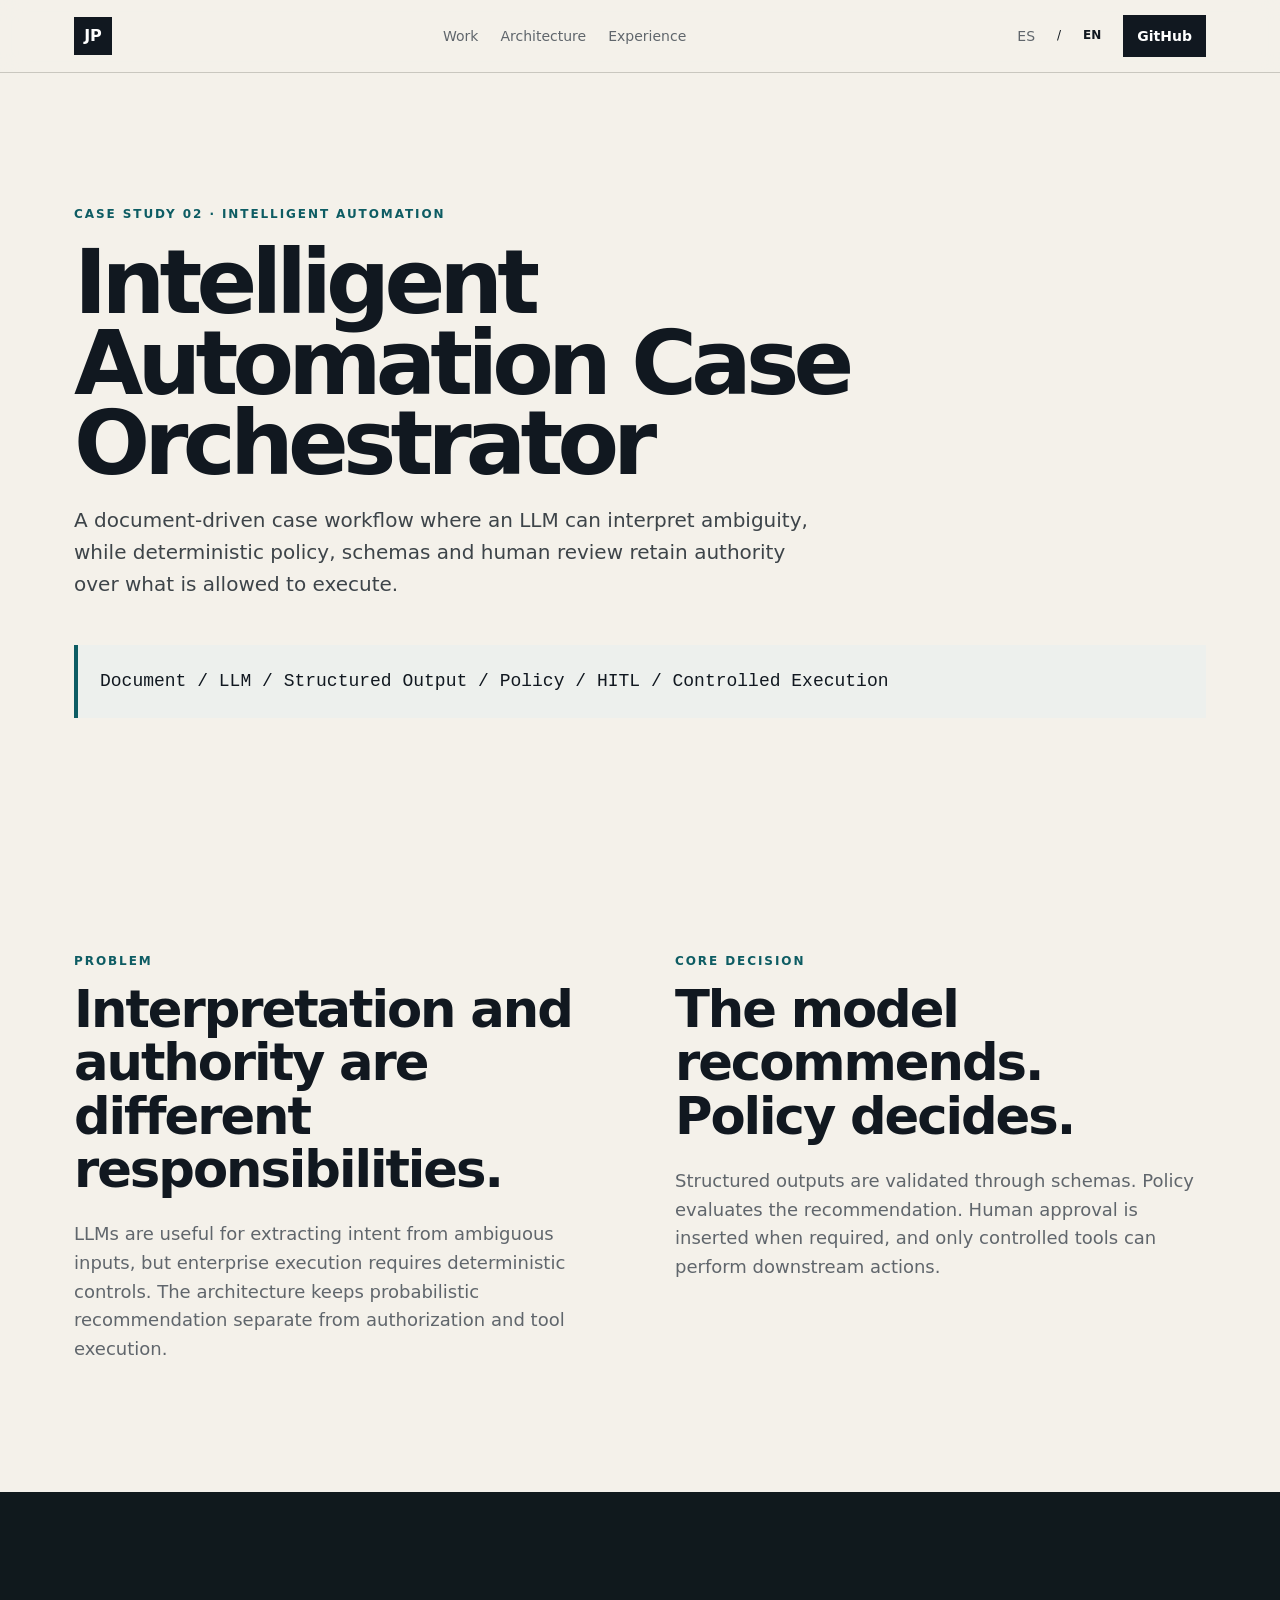
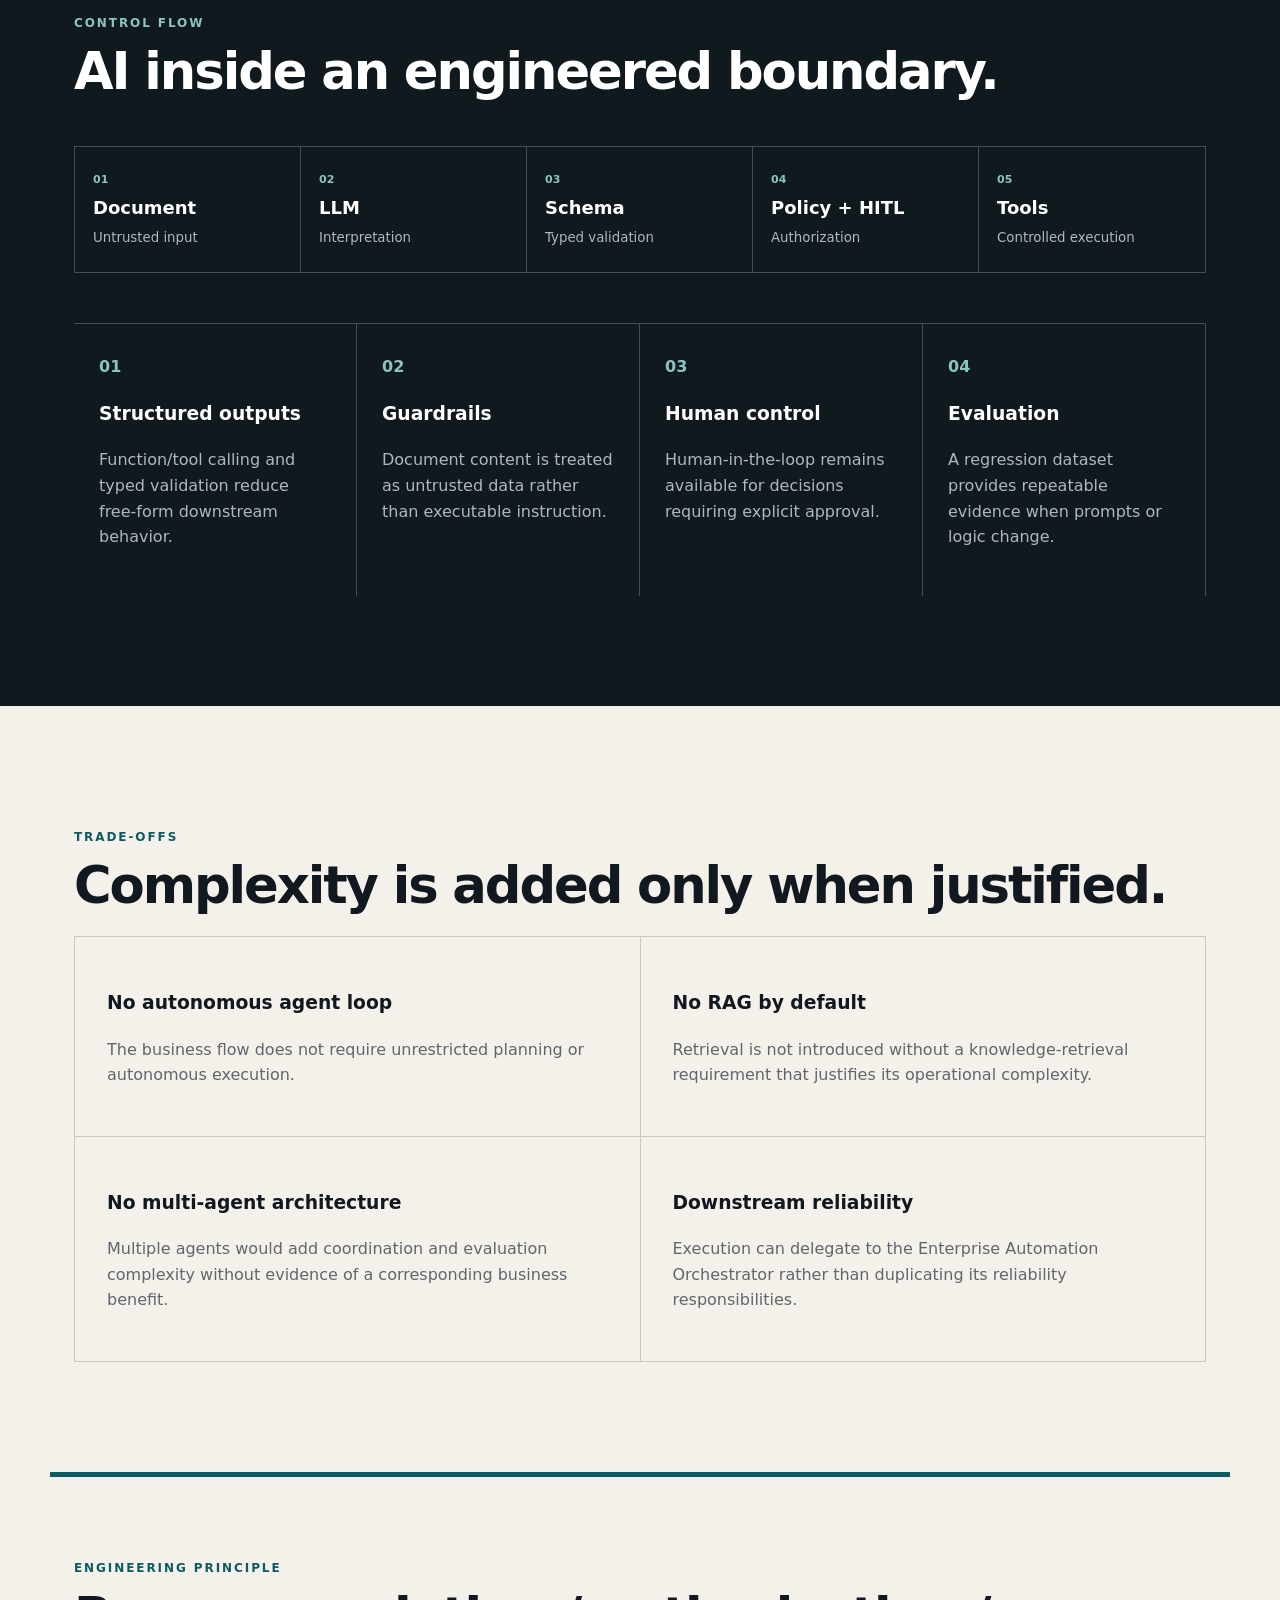
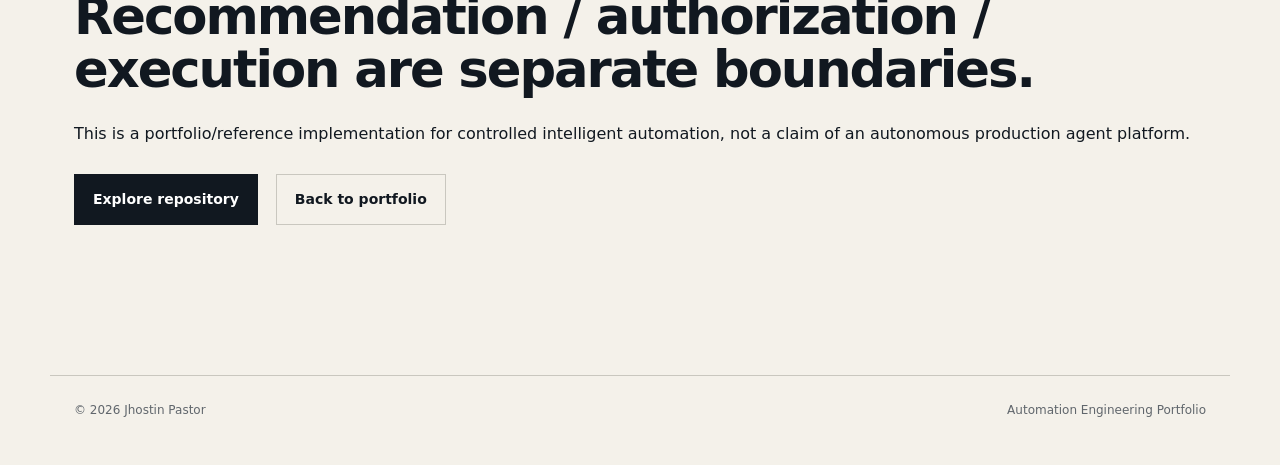
<file: case-studies/intelligent-automation-case-orchestrator.html>
<!doctype html><html lang="en"><head><meta charset="utf-8"><meta name="viewport" content="width=device-width,initial-scale=1"><meta name="description" content="Intelligent Automation Case Orchestrator case study by Jhostin Pastor."><title>Intelligent Automation Case Orchestrator | Jhostin Pastor</title><link rel="stylesheet" href="../styles.css"></head><body><header><nav><a class="brand" href="../index.html">JP</a><div class="navlinks"><a href="../index.html#work">Work</a><a href="../index.html#architecture">Architecture</a><a href="../index.html#experience">Experience</a></div><div class="navtools"><a class="lang" href="../es/case-studies/intelligent-automation-case-orchestrator.html">ES</a><span>/</span><b>EN</b><a class="button small" href="https://github.com/jhostinpastorl-blip/intelligent-automation-case-orchestrator">GitHub</a></div></nav></header><main><section class="casehero"><p class="eyebrow">CASE STUDY 02 · INTELLIGENT AUTOMATION</p><h1>Intelligent Automation Case Orchestrator</h1><p class="lead">A document-driven case workflow where an LLM can interpret ambiguity, while deterministic policy, schemas and human review retain authority over what is allowed to execute.</p><div class="flow big">Document / LLM / Structured Output / Policy / HITL / Controlled Execution</div></section><section class="section casegrid"><article><p class="eyebrow">PROBLEM</p><h2>Interpretation and authority are different responsibilities.</h2><p>LLMs are useful for extracting intent from ambiguous inputs, but enterprise execution requires deterministic controls. The architecture keeps probabilistic recommendation separate from authorization and tool execution.</p></article><article><p class="eyebrow">CORE DECISION</p><h2>The model recommends. Policy decides.</h2><p>Structured outputs are validated through schemas. Policy evaluates the recommendation. Human approval is inserted when required, and only controlled tools can perform downstream actions.</p></article></section><section class="section dark"><p class="eyebrow">CONTROL FLOW</p><h2>AI inside an engineered boundary.</h2><div class="architecture-diagram"><div><b>01</b><span>Document</span><small>Untrusted input</small></div><div><b>02</b><span>LLM</span><small>Interpretation</small></div><div><b>03</b><span>Schema</span><small>Typed validation</small></div><div><b>04</b><span>Policy + HITL</span><small>Authorization</small></div><div><b>05</b><span>Tools</span><small>Controlled execution</small></div></div><div class="decision"><div><b>01</b><h3>Structured outputs</h3><p>Function/tool calling and typed validation reduce free-form downstream behavior.</p></div><div><b>02</b><h3>Guardrails</h3><p>Document content is treated as untrusted data rather than executable instruction.</p></div><div><b>03</b><h3>Human control</h3><p>Human-in-the-loop remains available for decisions requiring explicit approval.</p></div><div><b>04</b><h3>Evaluation</h3><p>A regression dataset provides repeatable evidence when prompts or logic change.</p></div></div></section><section class="section"><p class="eyebrow">TRADE-OFFS</p><h2>Complexity is added only when justified.</h2><div class="grid"><div><h3>No autonomous agent loop</h3><p>The business flow does not require unrestricted planning or autonomous execution.</p></div><div><h3>No RAG by default</h3><p>Retrieval is not introduced without a knowledge-retrieval requirement that justifies its operational complexity.</p></div><div><h3>No multi-agent architecture</h3><p>Multiple agents would add coordination and evaluation complexity without evidence of a corresponding business benefit.</p></div><div><h3>Downstream reliability</h3><p>Execution can delegate to the Enterprise Automation Orchestrator rather than duplicating its reliability responsibilities.</p></div></div></section><section class="cta"><p class="eyebrow">ENGINEERING PRINCIPLE</p><h2>Recommendation / authorization / execution are separate boundaries.</h2><p>This is a portfolio/reference implementation for controlled intelligent automation, not a claim of an autonomous production agent platform.</p><div class="actions"><a class="button" href="https://github.com/jhostinpastorl-blip/intelligent-automation-case-orchestrator">Explore repository</a><a class="ghost" href="../index.html#work">Back to portfolio</a></div></section></main><footer><span>© 2026 Jhostin Pastor</span><span>Automation Engineering Portfolio</span></footer></body></html>
</file>
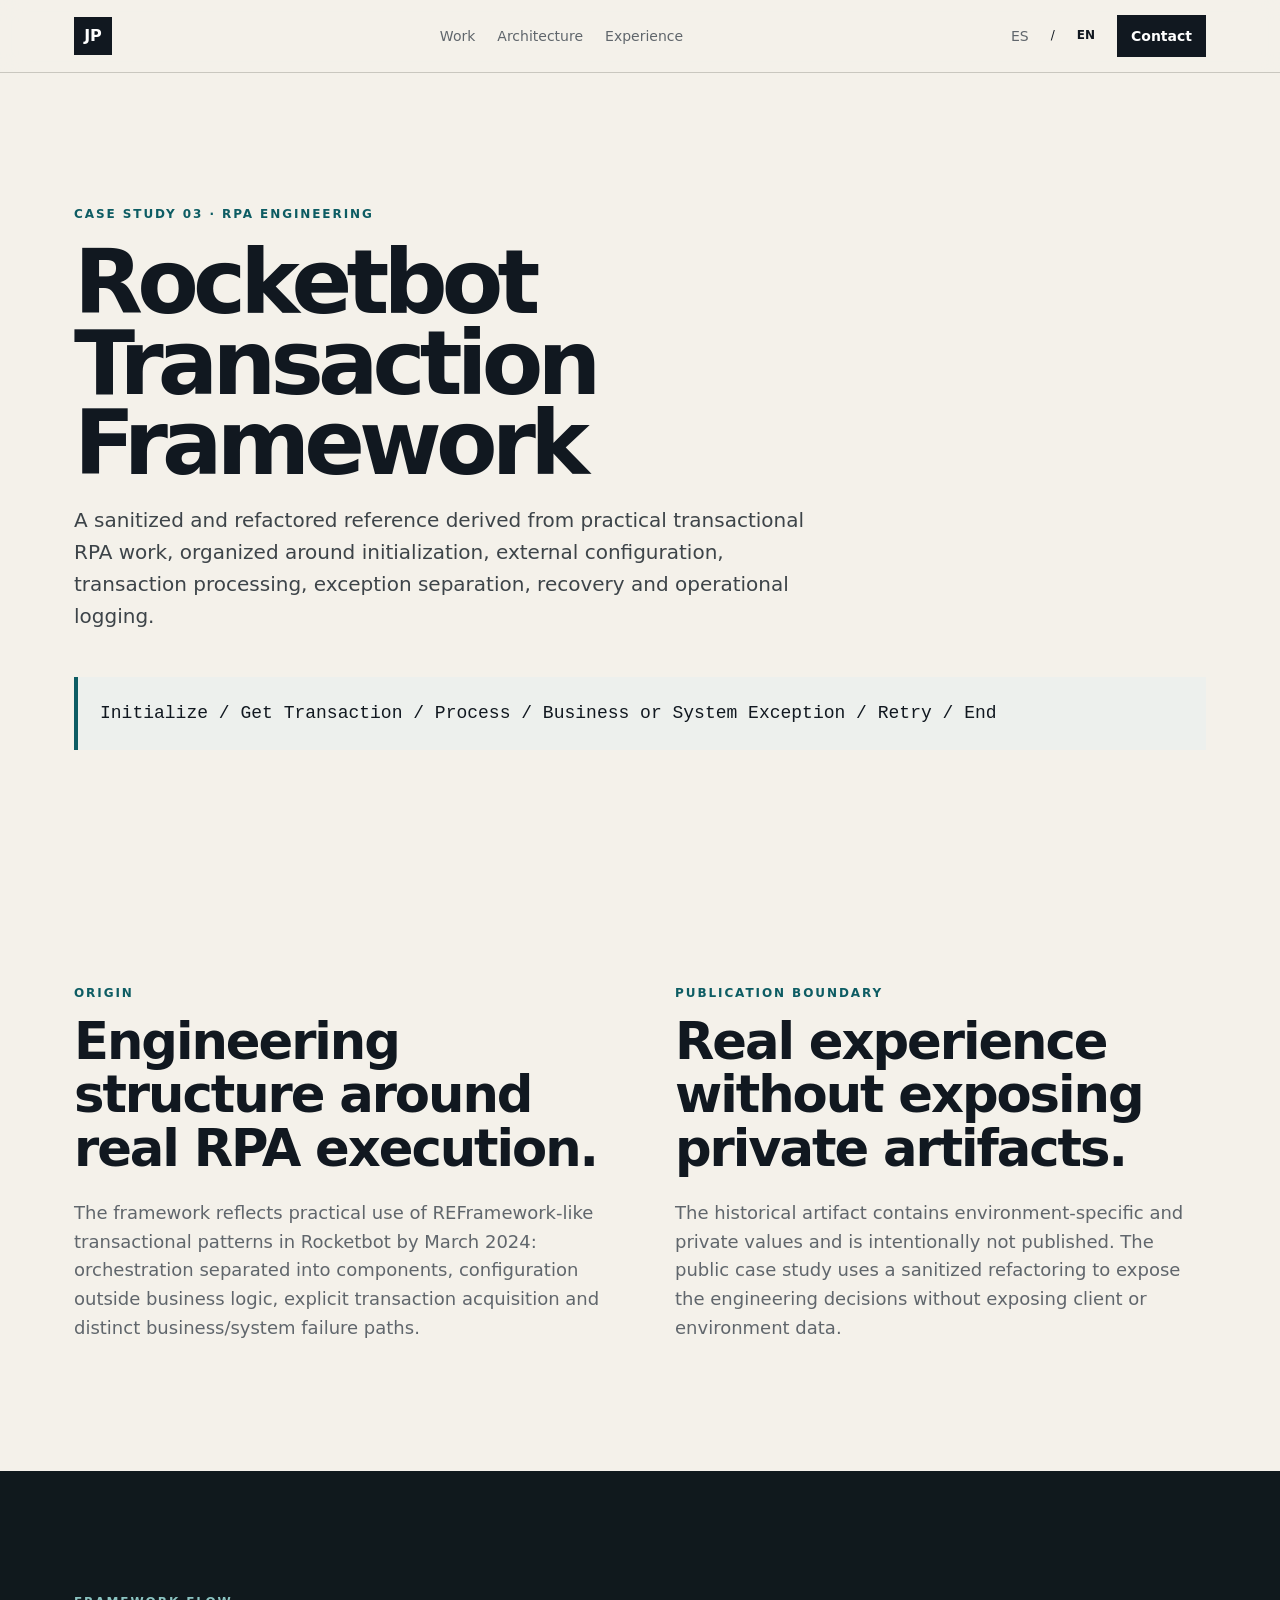
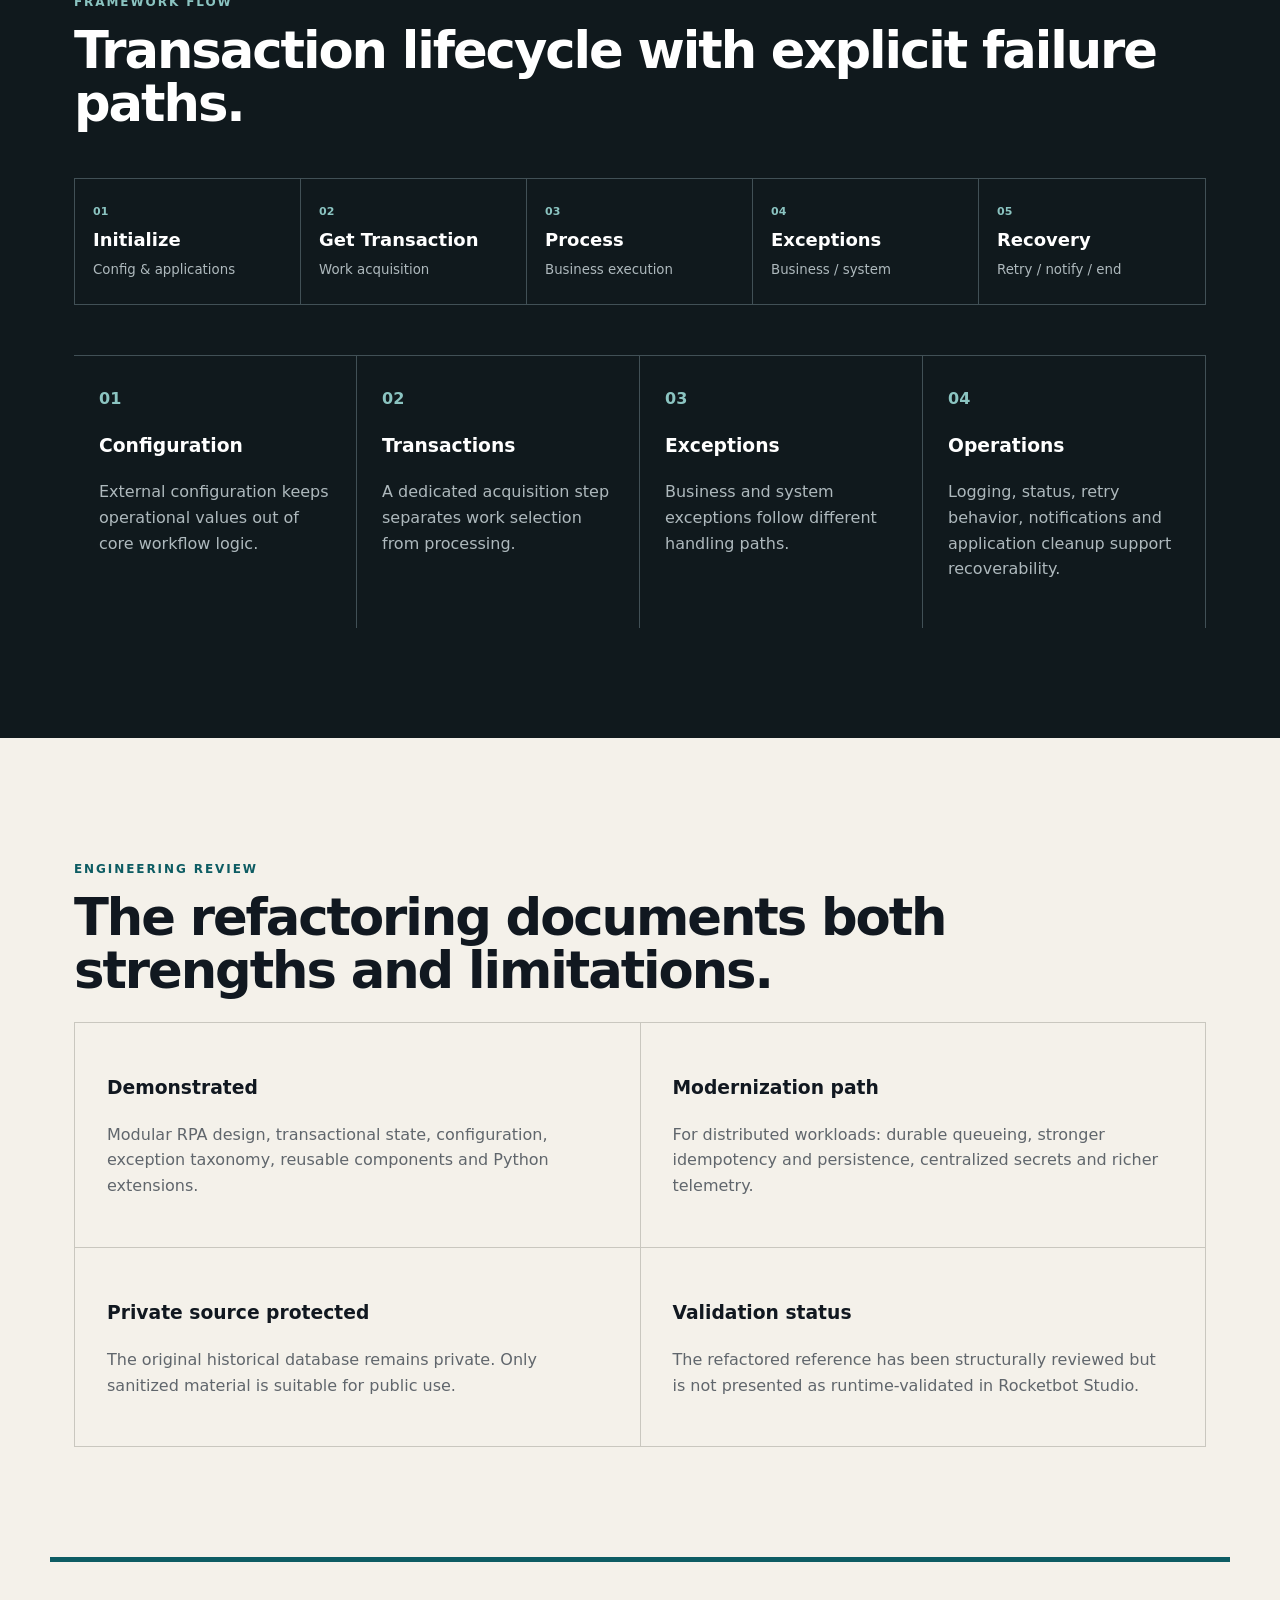
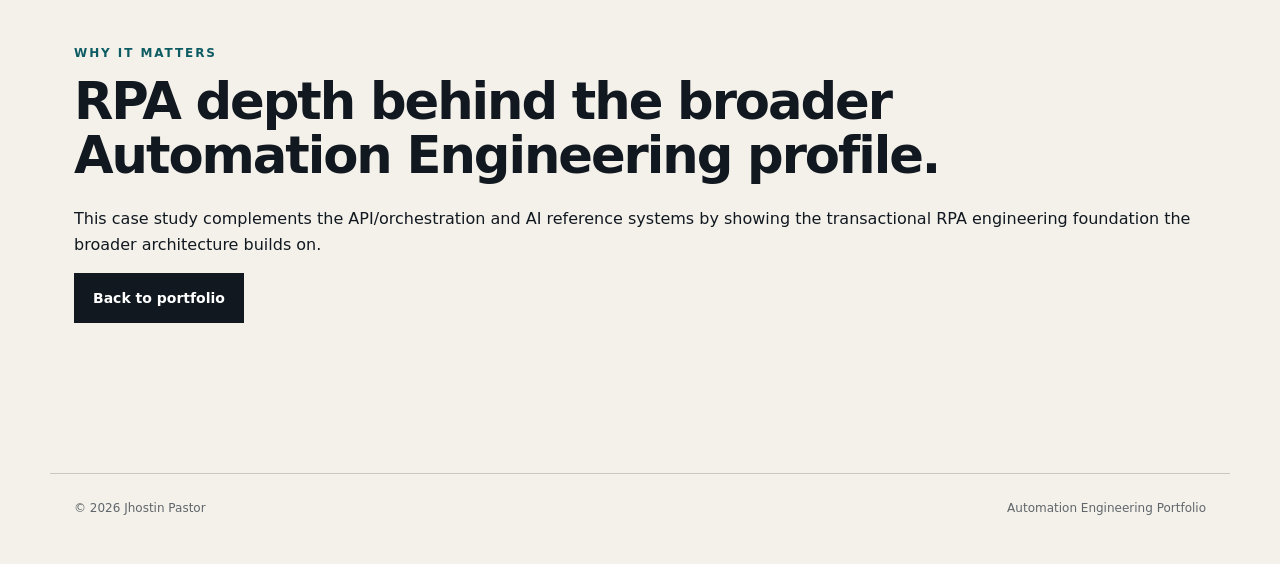
<file: case-studies/rocketbot-transaction-framework.html>
<!doctype html><html lang="en"><head><meta charset="utf-8"><meta name="viewport" content="width=device-width,initial-scale=1"><meta name="description" content="Rocketbot Transaction Framework case study by Jhostin Pastor."><title>Rocketbot Transaction Framework | Jhostin Pastor</title><link rel="stylesheet" href="../styles.css"></head><body><header><nav><a class="brand" href="../index.html">JP</a><div class="navlinks"><a href="../index.html#work">Work</a><a href="../index.html#architecture">Architecture</a><a href="../index.html#experience">Experience</a></div><div class="navtools"><a class="lang" href="../es/case-studies/rocketbot-transaction-framework.html">ES</a><span>/</span><b>EN</b><a class="button small" href="../index.html#contact">Contact</a></div></nav></header><main><section class="casehero"><p class="eyebrow">CASE STUDY 03 · RPA ENGINEERING</p><h1>Rocketbot Transaction Framework</h1><p class="lead">A sanitized and refactored reference derived from practical transactional RPA work, organized around initialization, external configuration, transaction processing, exception separation, recovery and operational logging.</p><div class="flow big">Initialize / Get Transaction / Process / Business or System Exception / Retry / End</div></section><section class="section casegrid"><article><p class="eyebrow">ORIGIN</p><h2>Engineering structure around real RPA execution.</h2><p>The framework reflects practical use of REFramework-like transactional patterns in Rocketbot by March 2024: orchestration separated into components, configuration outside business logic, explicit transaction acquisition and distinct business/system failure paths.</p></article><article><p class="eyebrow">PUBLICATION BOUNDARY</p><h2>Real experience without exposing private artifacts.</h2><p>The historical artifact contains environment-specific and private values and is intentionally not published. The public case study uses a sanitized refactoring to expose the engineering decisions without exposing client or environment data.</p></article></section><section class="section dark"><p class="eyebrow">FRAMEWORK FLOW</p><h2>Transaction lifecycle with explicit failure paths.</h2><div class="architecture-diagram"><div><b>01</b><span>Initialize</span><small>Config & applications</small></div><div><b>02</b><span>Get Transaction</span><small>Work acquisition</small></div><div><b>03</b><span>Process</span><small>Business execution</small></div><div><b>04</b><span>Exceptions</span><small>Business / system</small></div><div><b>05</b><span>Recovery</span><small>Retry / notify / end</small></div></div><div class="decision"><div><b>01</b><h3>Configuration</h3><p>External configuration keeps operational values out of core workflow logic.</p></div><div><b>02</b><h3>Transactions</h3><p>A dedicated acquisition step separates work selection from processing.</p></div><div><b>03</b><h3>Exceptions</h3><p>Business and system exceptions follow different handling paths.</p></div><div><b>04</b><h3>Operations</h3><p>Logging, status, retry behavior, notifications and application cleanup support recoverability.</p></div></div></section><section class="section"><p class="eyebrow">ENGINEERING REVIEW</p><h2>The refactoring documents both strengths and limitations.</h2><div class="grid"><div><h3>Demonstrated</h3><p>Modular RPA design, transactional state, configuration, exception taxonomy, reusable components and Python extensions.</p></div><div><h3>Modernization path</h3><p>For distributed workloads: durable queueing, stronger idempotency and persistence, centralized secrets and richer telemetry.</p></div><div><h3>Private source protected</h3><p>The original historical database remains private. Only sanitized material is suitable for public use.</p></div><div><h3>Validation status</h3><p>The refactored reference has been structurally reviewed but is not presented as runtime-validated in Rocketbot Studio.</p></div></div></section><section class="cta"><p class="eyebrow">WHY IT MATTERS</p><h2>RPA depth behind the broader Automation Engineering profile.</h2><p>This case study complements the API/orchestration and AI reference systems by showing the transactional RPA engineering foundation the broader architecture builds on.</p><a class="button" href="../index.html#work">Back to portfolio</a></section></main><footer><span>© 2026 Jhostin Pastor</span><span>Automation Engineering Portfolio</span></footer></body></html>
</file>
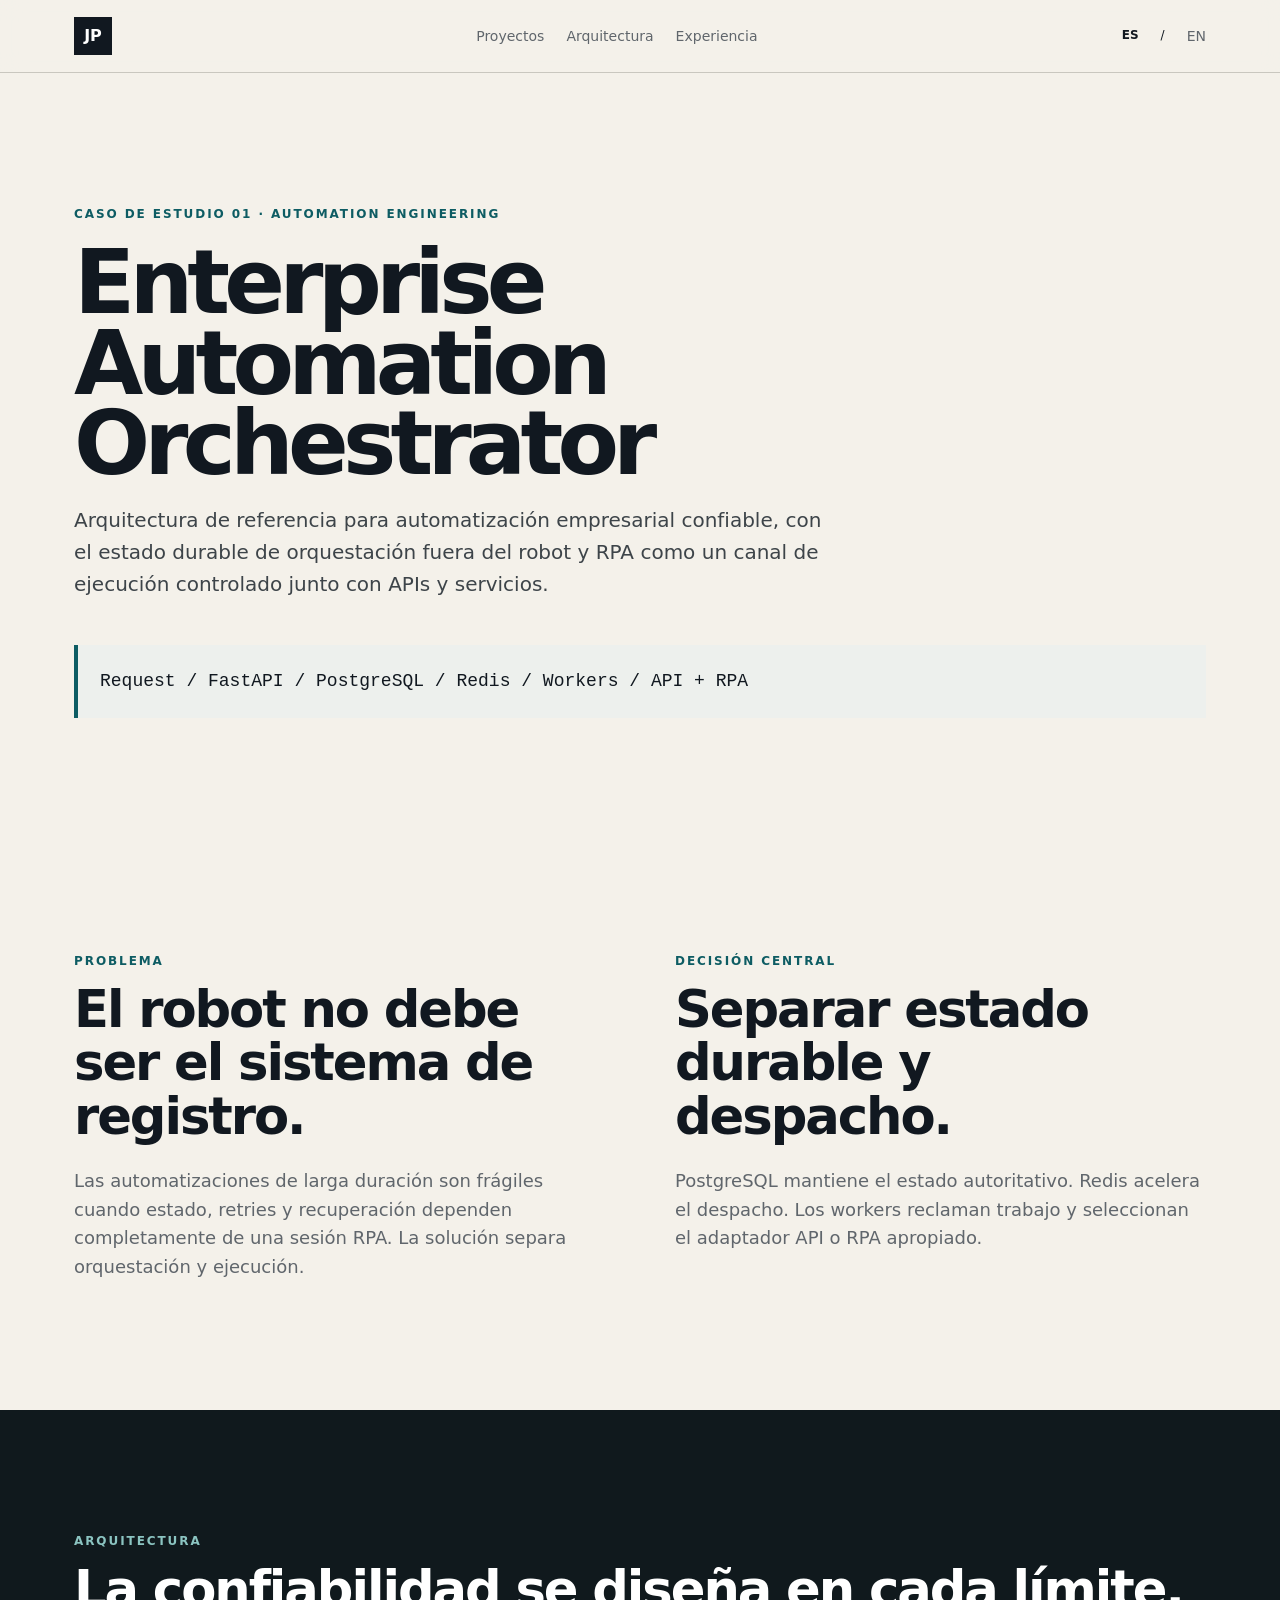
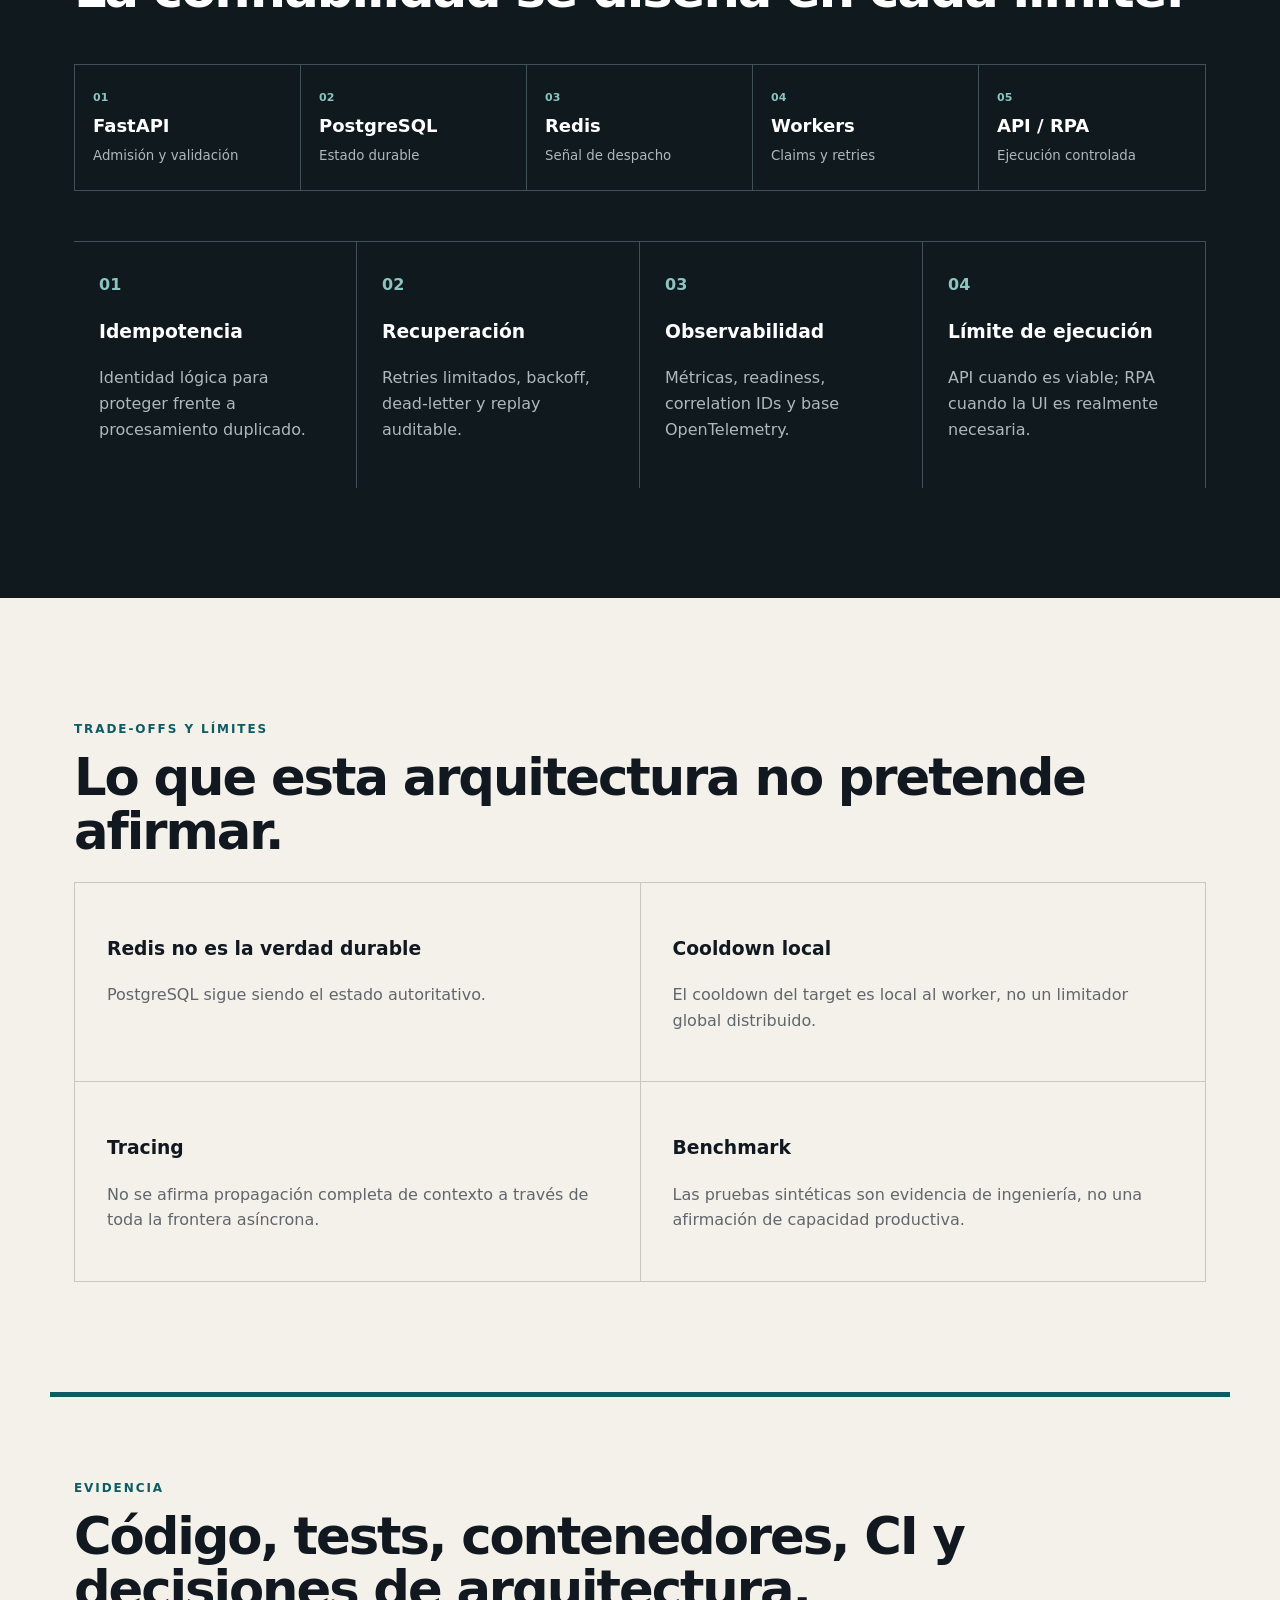
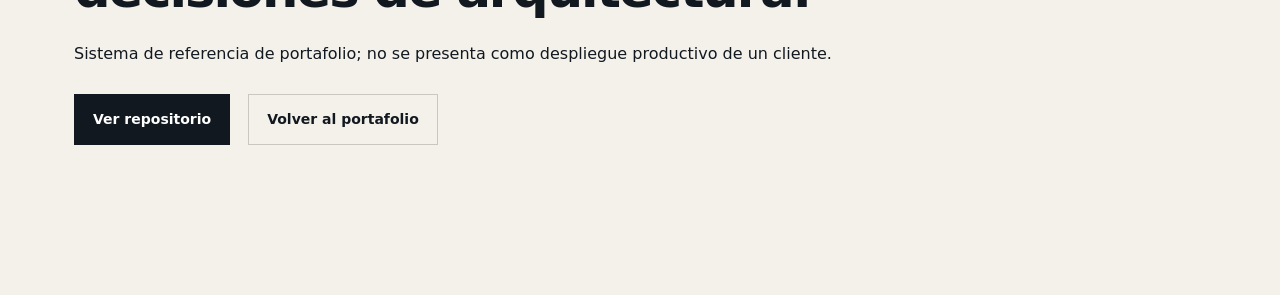
<file: es/case-studies/enterprise-automation-orchestrator.html>
<!doctype html><html lang="es"><head><meta charset="utf-8"><meta name="viewport" content="width=device-width,initial-scale=1"><title>Enterprise Automation Orchestrator | Jhostin Pastor</title><link rel="stylesheet" href="../../styles.css"></head><body><header><nav><a class="brand" href="../index.html">JP</a><div class="navlinks"><a href="../index.html#work">Proyectos</a><a href="../index.html#architecture">Arquitectura</a><a href="../index.html#experience">Experiencia</a></div><div class="navtools"><b>ES</b><span>/</span><a class="lang" href="../../case-studies/enterprise-automation-orchestrator.html">EN</a></div></nav></header><main><section class="casehero"><p class="eyebrow">CASO DE ESTUDIO 01 · AUTOMATION ENGINEERING</p><h1>Enterprise Automation Orchestrator</h1><p class="lead">Arquitectura de referencia para automatización empresarial confiable, con el estado durable de orquestación fuera del robot y RPA como un canal de ejecución controlado junto con APIs y servicios.</p><div class="flow big">Request / FastAPI / PostgreSQL / Redis / Workers / API + RPA</div></section><section class="section casegrid"><article><p class="eyebrow">PROBLEMA</p><h2>El robot no debe ser el sistema de registro.</h2><p>Las automatizaciones de larga duración son frágiles cuando estado, retries y recuperación dependen completamente de una sesión RPA. La solución separa orquestación y ejecución.</p></article><article><p class="eyebrow">DECISIÓN CENTRAL</p><h2>Separar estado durable y despacho.</h2><p>PostgreSQL mantiene el estado autoritativo. Redis acelera el despacho. Los workers reclaman trabajo y seleccionan el adaptador API o RPA apropiado.</p></article></section><section class="section dark"><p class="eyebrow">ARQUITECTURA</p><h2>La confiabilidad se diseña en cada límite.</h2><div class="architecture-diagram"><div><b>01</b><span>FastAPI</span><small>Admisión y validación</small></div><div><b>02</b><span>PostgreSQL</span><small>Estado durable</small></div><div><b>03</b><span>Redis</span><small>Señal de despacho</small></div><div><b>04</b><span>Workers</span><small>Claims y retries</small></div><div><b>05</b><span>API / RPA</span><small>Ejecución controlada</small></div></div><div class="decision"><div><b>01</b><h3>Idempotencia</h3><p>Identidad lógica para proteger frente a procesamiento duplicado.</p></div><div><b>02</b><h3>Recuperación</h3><p>Retries limitados, backoff, dead-letter y replay auditable.</p></div><div><b>03</b><h3>Observabilidad</h3><p>Métricas, readiness, correlation IDs y base OpenTelemetry.</p></div><div><b>04</b><h3>Límite de ejecución</h3><p>API cuando es viable; RPA cuando la UI es realmente necesaria.</p></div></div></section><section class="section"><p class="eyebrow">TRADE-OFFS Y LÍMITES</p><h2>Lo que esta arquitectura no pretende afirmar.</h2><div class="grid"><div><h3>Redis no es la verdad durable</h3><p>PostgreSQL sigue siendo el estado autoritativo.</p></div><div><h3>Cooldown local</h3><p>El cooldown del target es local al worker, no un limitador global distribuido.</p></div><div><h3>Tracing</h3><p>No se afirma propagación completa de contexto a través de toda la frontera asíncrona.</p></div><div><h3>Benchmark</h3><p>Las pruebas sintéticas son evidencia de ingeniería, no una afirmación de capacidad productiva.</p></div></div></section><section class="cta"><p class="eyebrow">EVIDENCIA</p><h2>Código, tests, contenedores, CI y decisiones de arquitectura.</h2><p>Sistema de referencia de portafolio; no se presenta como despliegue productivo de un cliente.</p><div class="actions"><a class="button" href="https://github.com/jhostinpastorl-blip/enterprise-automation-orchestrator">Ver repositorio</a><a class="ghost" href="../index.html#work">Volver al portafolio</a></div></section></main></body></html>
</file>
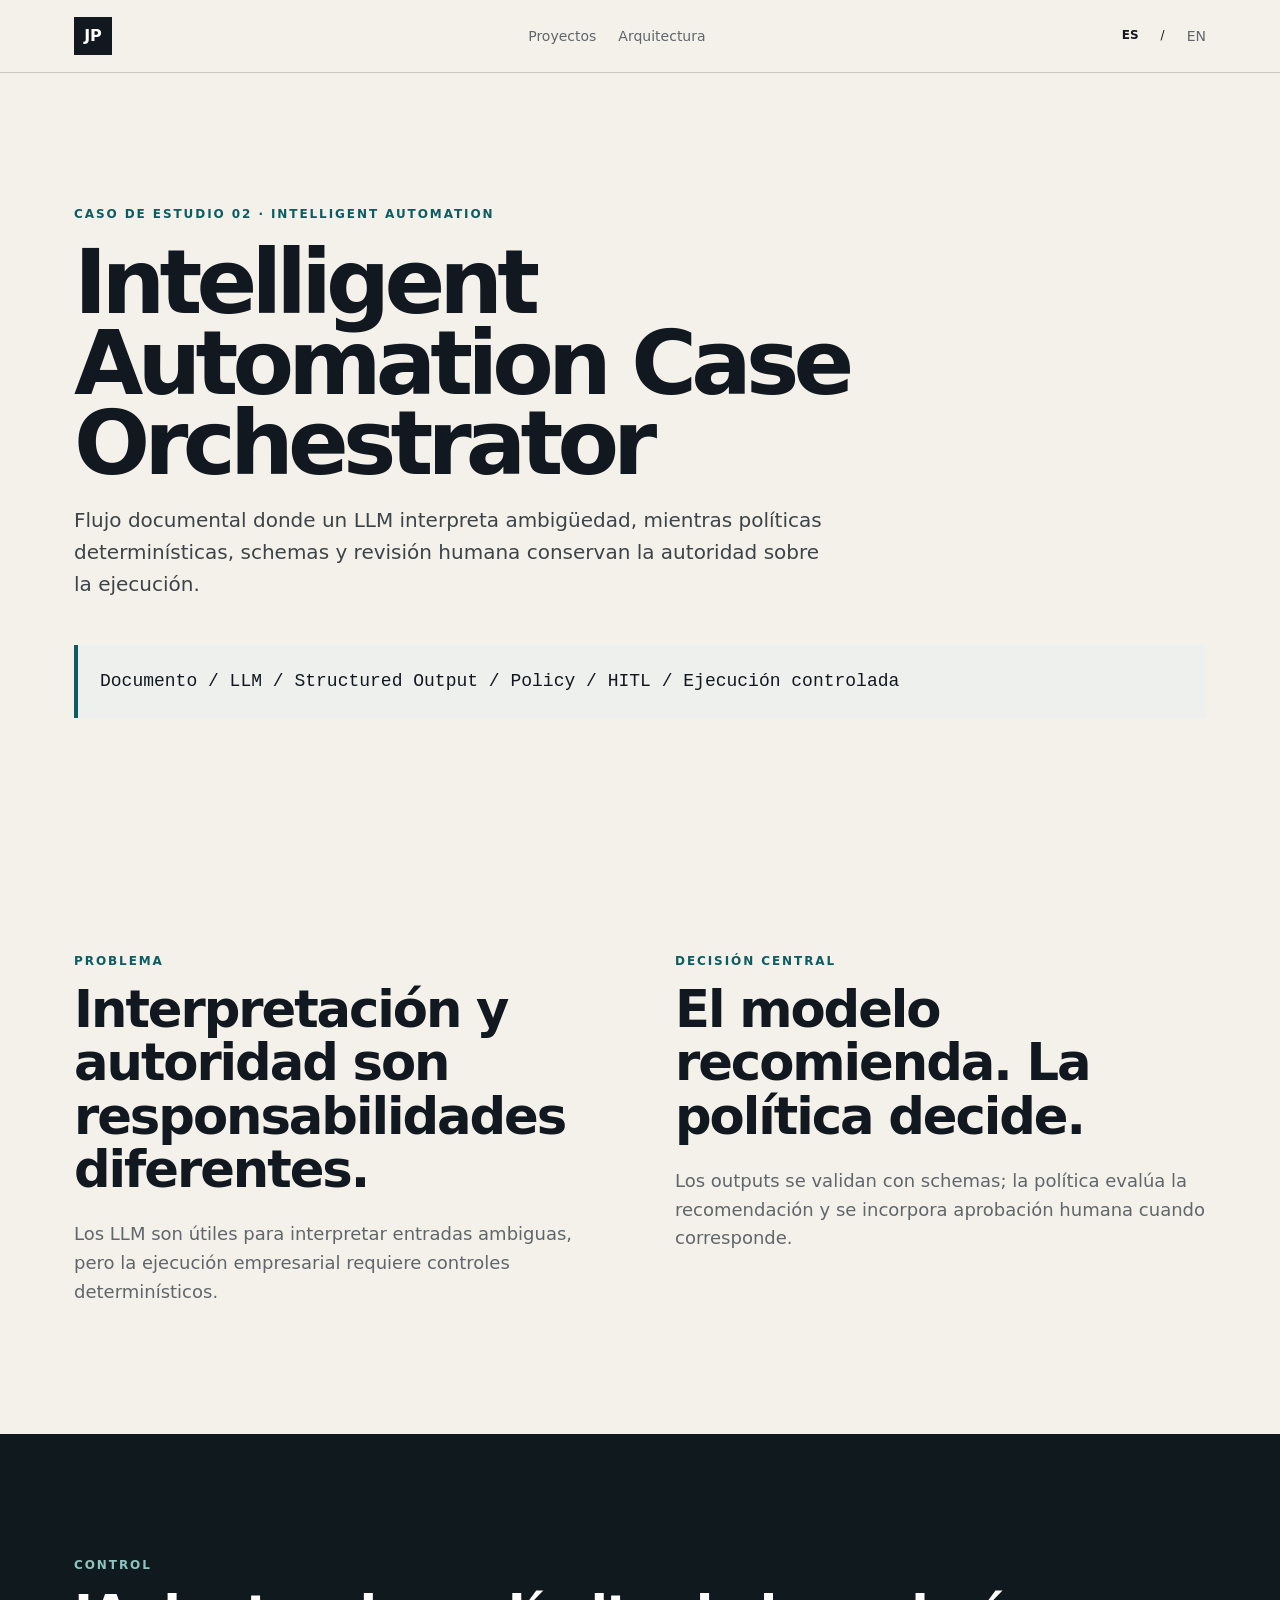
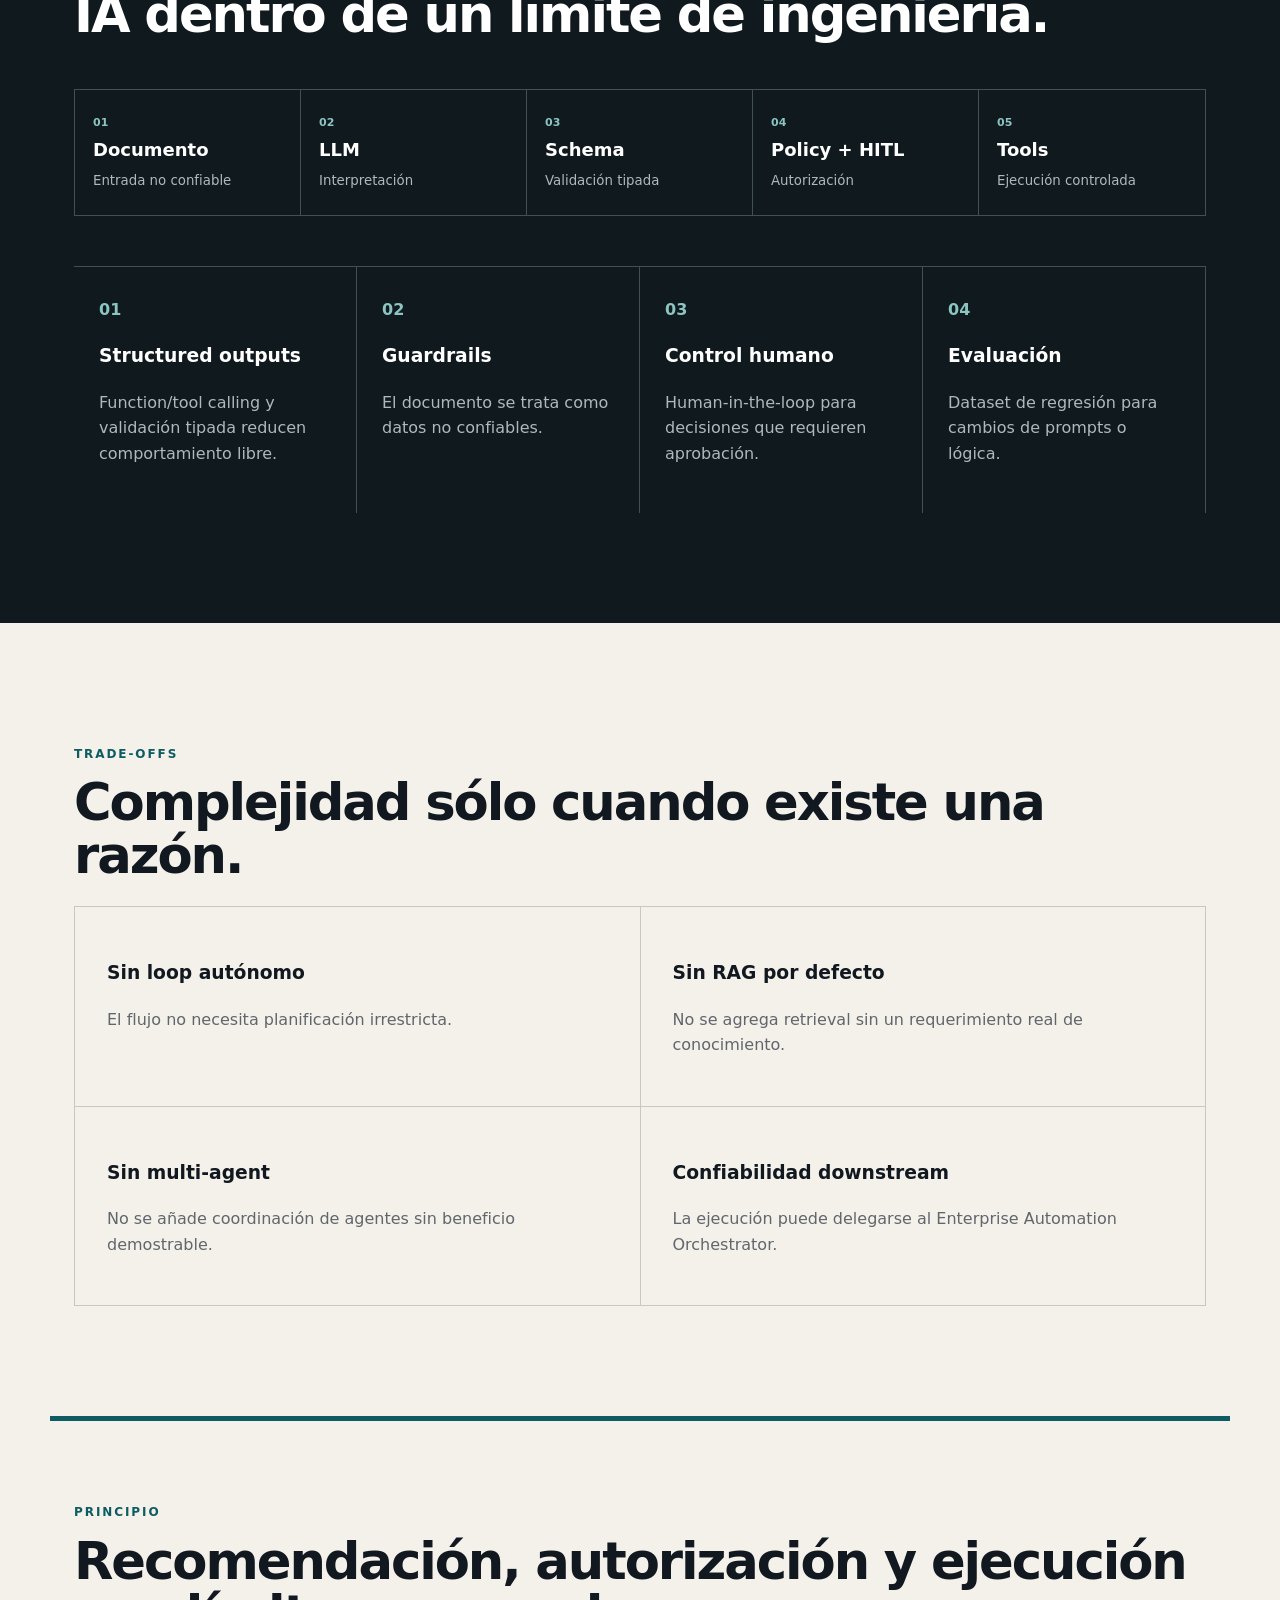
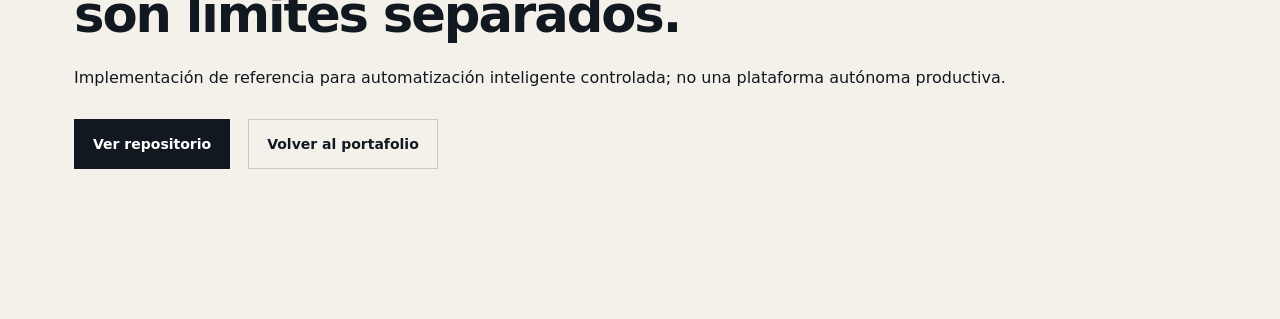
<file: es/case-studies/intelligent-automation-case-orchestrator.html>
<!doctype html><html lang="es"><head><meta charset="utf-8"><meta name="viewport" content="width=device-width,initial-scale=1"><title>Intelligent Automation Case Orchestrator | Jhostin Pastor</title><link rel="stylesheet" href="../../styles.css"></head><body><header><nav><a class="brand" href="../index.html">JP</a><div class="navlinks"><a href="../index.html#work">Proyectos</a><a href="../index.html#architecture">Arquitectura</a></div><div class="navtools"><b>ES</b><span>/</span><a class="lang" href="../../case-studies/intelligent-automation-case-orchestrator.html">EN</a></div></nav></header><main><section class="casehero"><p class="eyebrow">CASO DE ESTUDIO 02 · INTELLIGENT AUTOMATION</p><h1>Intelligent Automation Case Orchestrator</h1><p class="lead">Flujo documental donde un LLM interpreta ambigüedad, mientras políticas determinísticas, schemas y revisión humana conservan la autoridad sobre la ejecución.</p><div class="flow big">Documento / LLM / Structured Output / Policy / HITL / Ejecución controlada</div></section><section class="section casegrid"><article><p class="eyebrow">PROBLEMA</p><h2>Interpretación y autoridad son responsabilidades diferentes.</h2><p>Los LLM son útiles para interpretar entradas ambiguas, pero la ejecución empresarial requiere controles determinísticos.</p></article><article><p class="eyebrow">DECISIÓN CENTRAL</p><h2>El modelo recomienda. La política decide.</h2><p>Los outputs se validan con schemas; la política evalúa la recomendación y se incorpora aprobación humana cuando corresponde.</p></article></section><section class="section dark"><p class="eyebrow">CONTROL</p><h2>IA dentro de un límite de ingeniería.</h2><div class="architecture-diagram"><div><b>01</b><span>Documento</span><small>Entrada no confiable</small></div><div><b>02</b><span>LLM</span><small>Interpretación</small></div><div><b>03</b><span>Schema</span><small>Validación tipada</small></div><div><b>04</b><span>Policy + HITL</span><small>Autorización</small></div><div><b>05</b><span>Tools</span><small>Ejecución controlada</small></div></div><div class="decision"><div><b>01</b><h3>Structured outputs</h3><p>Function/tool calling y validación tipada reducen comportamiento libre.</p></div><div><b>02</b><h3>Guardrails</h3><p>El documento se trata como datos no confiables.</p></div><div><b>03</b><h3>Control humano</h3><p>Human-in-the-loop para decisiones que requieren aprobación.</p></div><div><b>04</b><h3>Evaluación</h3><p>Dataset de regresión para cambios de prompts o lógica.</p></div></div></section><section class="section"><p class="eyebrow">TRADE-OFFS</p><h2>Complejidad sólo cuando existe una razón.</h2><div class="grid"><div><h3>Sin loop autónomo</h3><p>El flujo no necesita planificación irrestricta.</p></div><div><h3>Sin RAG por defecto</h3><p>No se agrega retrieval sin un requerimiento real de conocimiento.</p></div><div><h3>Sin multi-agent</h3><p>No se añade coordinación de agentes sin beneficio demostrable.</p></div><div><h3>Confiabilidad downstream</h3><p>La ejecución puede delegarse al Enterprise Automation Orchestrator.</p></div></div></section><section class="cta"><p class="eyebrow">PRINCIPIO</p><h2>Recomendación, autorización y ejecución son límites separados.</h2><p>Implementación de referencia para automatización inteligente controlada; no una plataforma autónoma productiva.</p><div class="actions"><a class="button" href="https://github.com/jhostinpastorl-blip/intelligent-automation-case-orchestrator">Ver repositorio</a><a class="ghost" href="../index.html#work">Volver al portafolio</a></div></section></main></body></html>
</file>
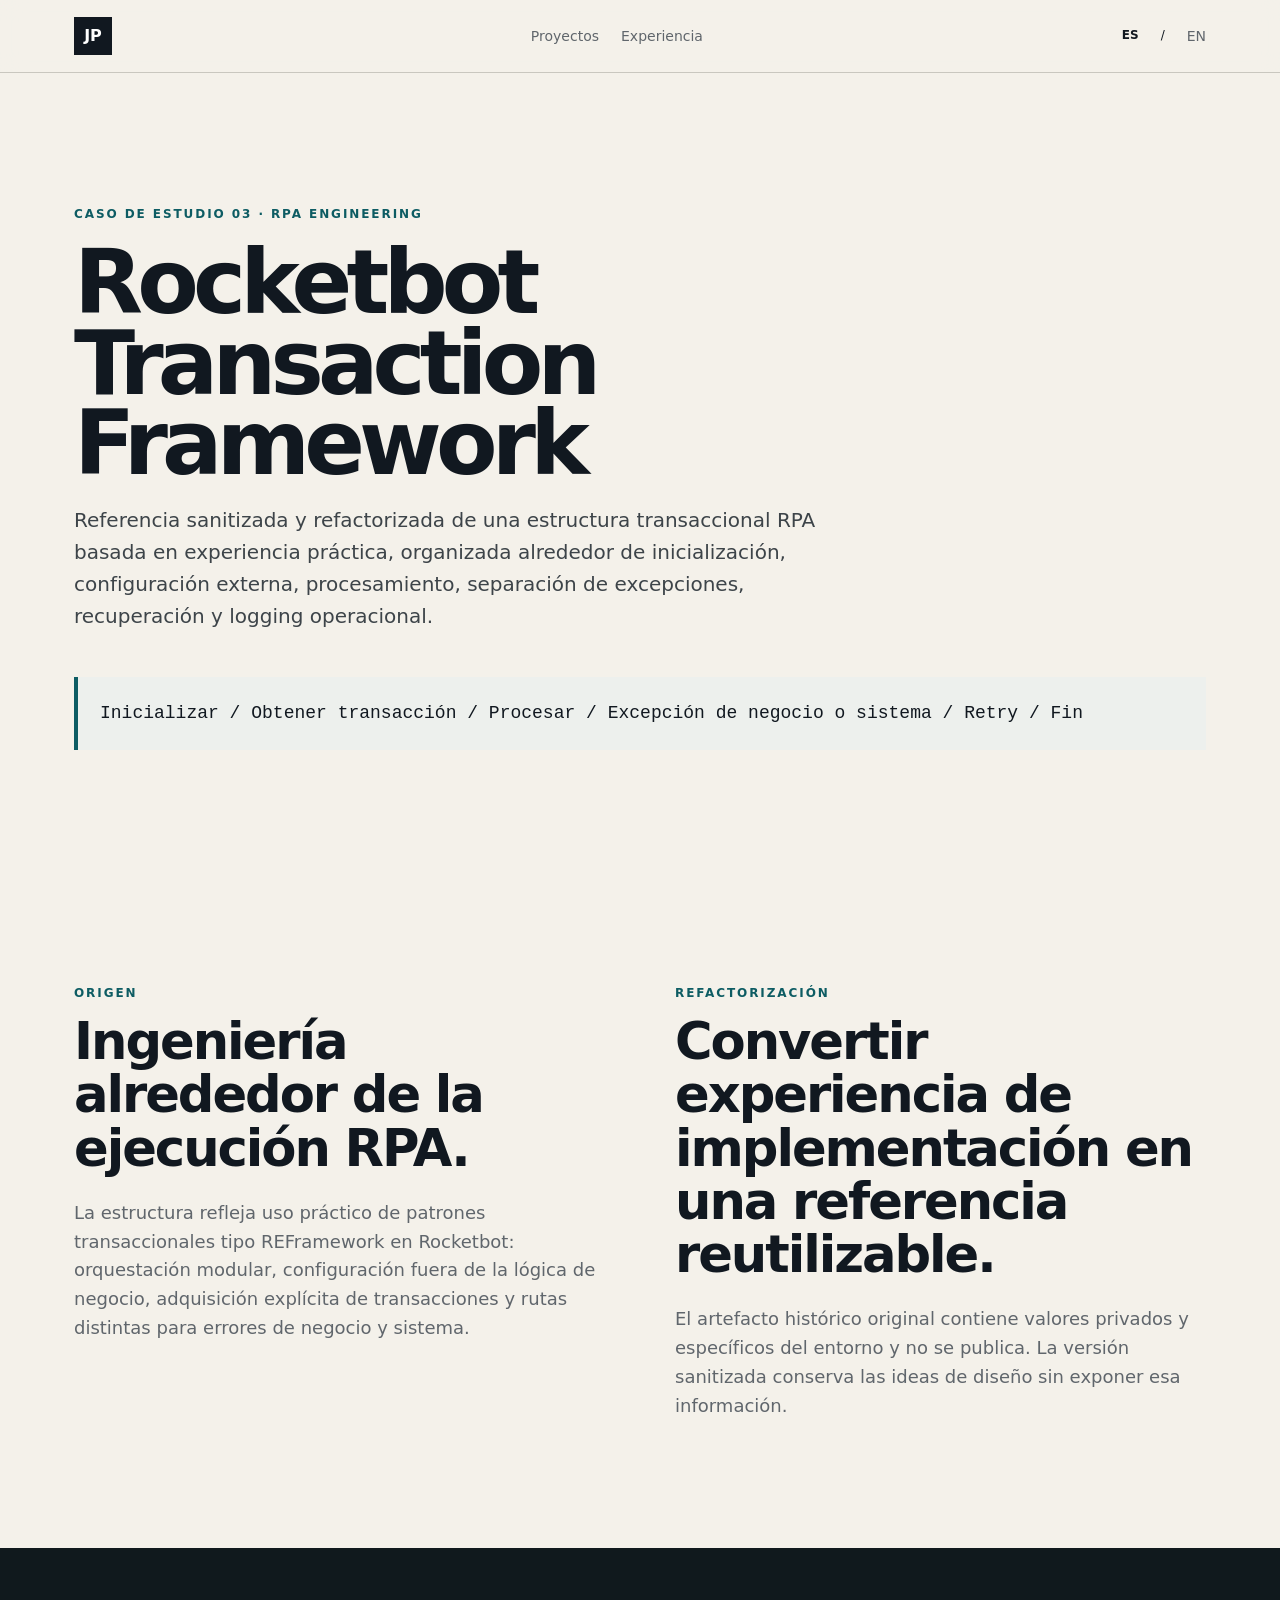
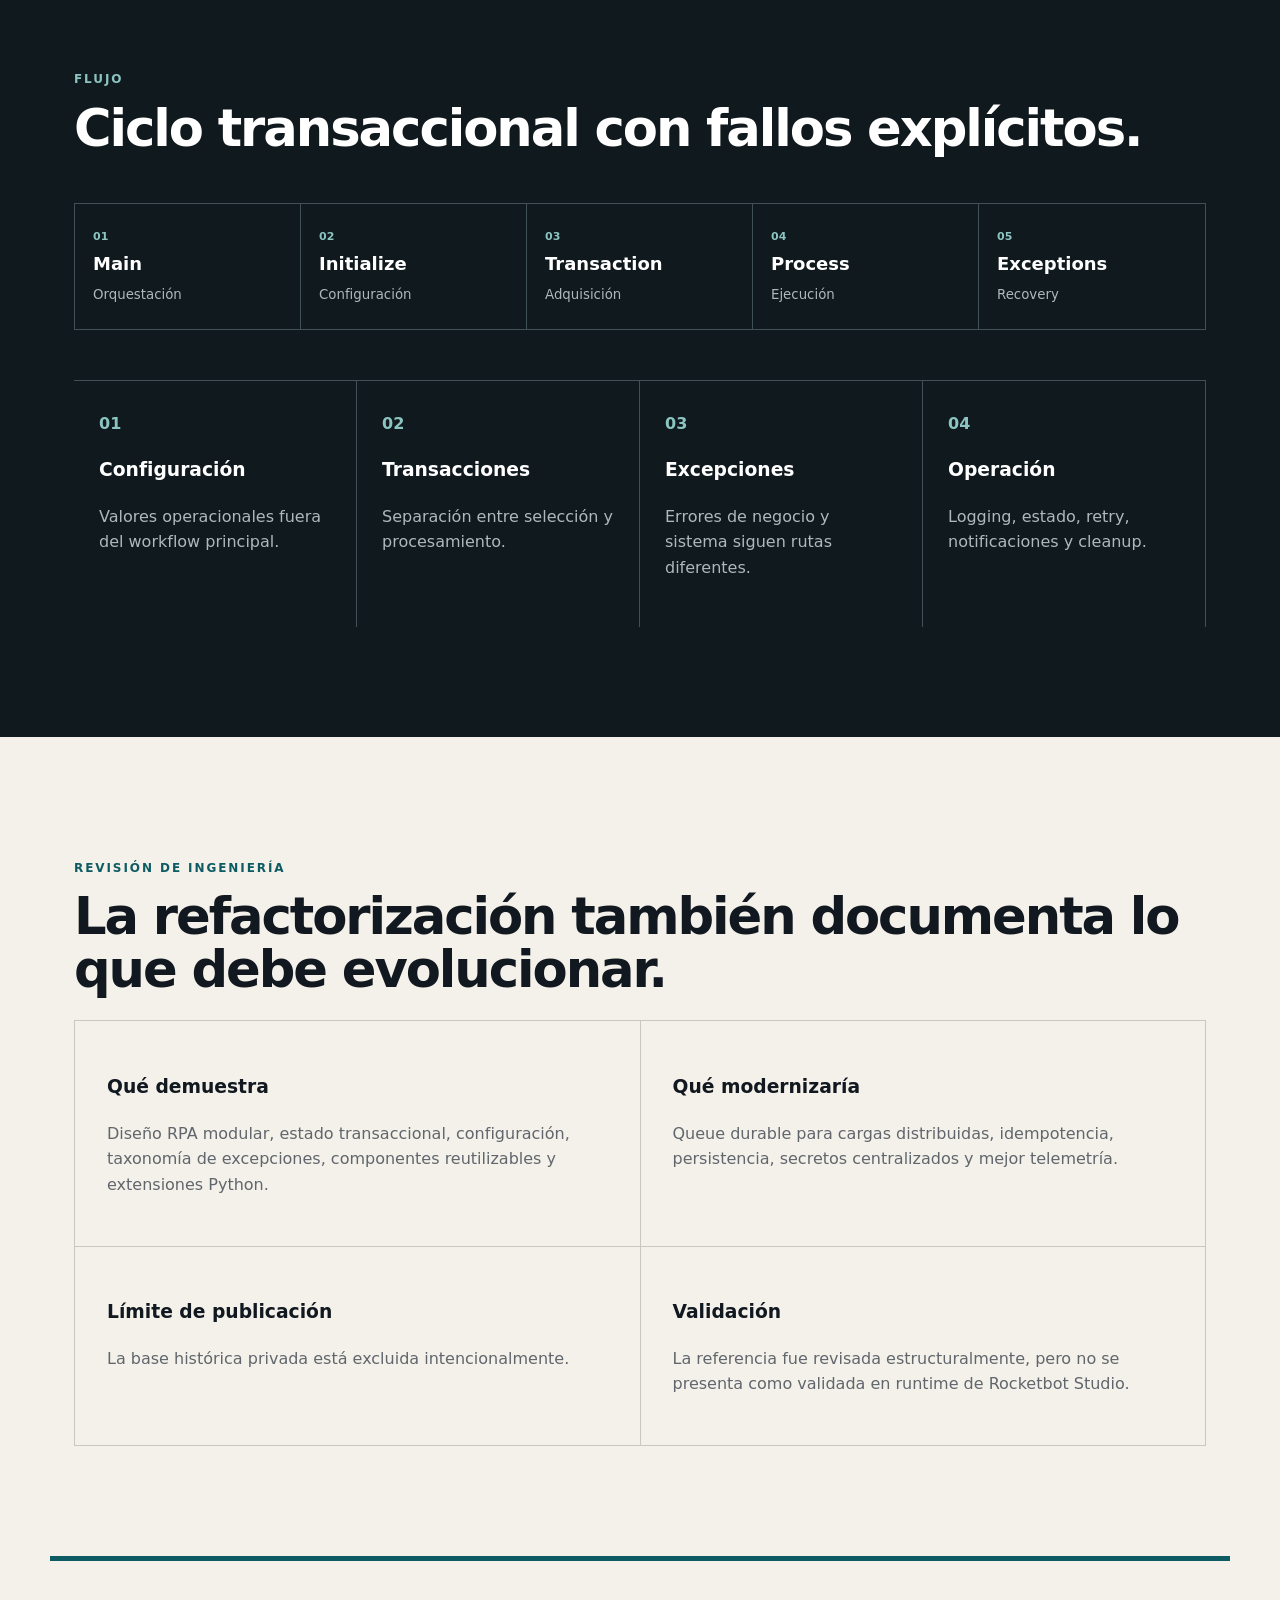
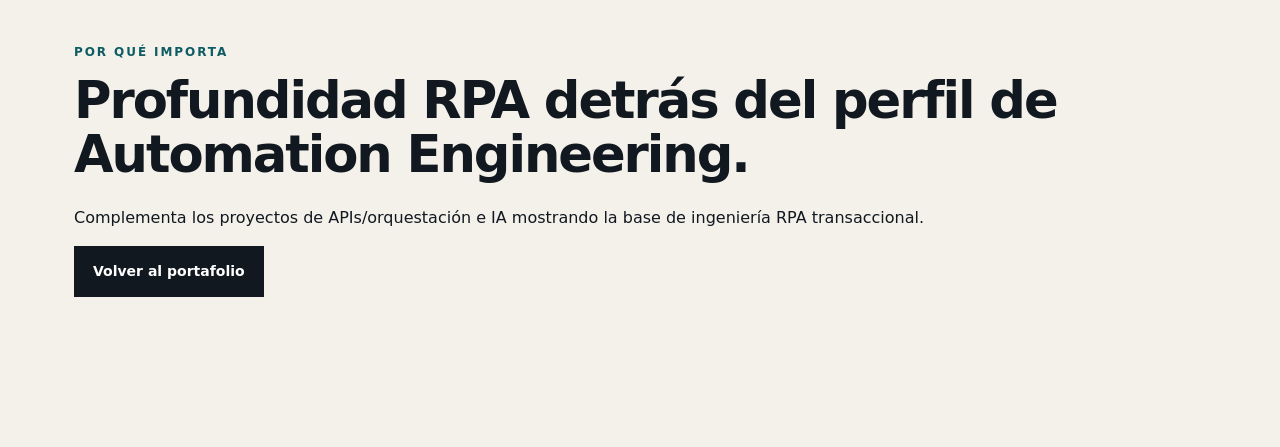
<file: es/case-studies/rocketbot-transaction-framework.html>
<!doctype html><html lang="es"><head><meta charset="utf-8"><meta name="viewport" content="width=device-width,initial-scale=1"><title>Rocketbot Transaction Framework | Jhostin Pastor</title><link rel="stylesheet" href="../../styles.css"></head><body><header><nav><a class="brand" href="../index.html">JP</a><div class="navlinks"><a href="../index.html#work">Proyectos</a><a href="../index.html#experience">Experiencia</a></div><div class="navtools"><b>ES</b><span>/</span><a class="lang" href="../../case-studies/rocketbot-transaction-framework.html">EN</a></div></nav></header><main><section class="casehero"><p class="eyebrow">CASO DE ESTUDIO 03 · RPA ENGINEERING</p><h1>Rocketbot Transaction Framework</h1><p class="lead">Referencia sanitizada y refactorizada de una estructura transaccional RPA basada en experiencia práctica, organizada alrededor de inicialización, configuración externa, procesamiento, separación de excepciones, recuperación y logging operacional.</p><div class="flow big">Inicializar / Obtener transacción / Procesar / Excepción de negocio o sistema / Retry / Fin</div></section><section class="section casegrid"><article><p class="eyebrow">ORIGEN</p><h2>Ingeniería alrededor de la ejecución RPA.</h2><p>La estructura refleja uso práctico de patrones transaccionales tipo REFramework en Rocketbot: orquestación modular, configuración fuera de la lógica de negocio, adquisición explícita de transacciones y rutas distintas para errores de negocio y sistema.</p></article><article><p class="eyebrow">REFACTORIZACIÓN</p><h2>Convertir experiencia de implementación en una referencia reutilizable.</h2><p>El artefacto histórico original contiene valores privados y específicos del entorno y no se publica. La versión sanitizada conserva las ideas de diseño sin exponer esa información.</p></article></section><section class="section dark"><p class="eyebrow">FLUJO</p><h2>Ciclo transaccional con fallos explícitos.</h2><div class="architecture-diagram"><div><b>01</b><span>Main</span><small>Orquestación</small></div><div><b>02</b><span>Initialize</span><small>Configuración</small></div><div><b>03</b><span>Transaction</span><small>Adquisición</small></div><div><b>04</b><span>Process</span><small>Ejecución</small></div><div><b>05</b><span>Exceptions</span><small>Recovery</small></div></div><div class="decision"><div><b>01</b><h3>Configuración</h3><p>Valores operacionales fuera del workflow principal.</p></div><div><b>02</b><h3>Transacciones</h3><p>Separación entre selección y procesamiento.</p></div><div><b>03</b><h3>Excepciones</h3><p>Errores de negocio y sistema siguen rutas diferentes.</p></div><div><b>04</b><h3>Operación</h3><p>Logging, estado, retry, notificaciones y cleanup.</p></div></div></section><section class="section"><p class="eyebrow">REVISIÓN DE INGENIERÍA</p><h2>La refactorización también documenta lo que debe evolucionar.</h2><div class="grid"><div><h3>Qué demuestra</h3><p>Diseño RPA modular, estado transaccional, configuración, taxonomía de excepciones, componentes reutilizables y extensiones Python.</p></div><div><h3>Qué modernizaría</h3><p>Queue durable para cargas distribuidas, idempotencia, persistencia, secretos centralizados y mejor telemetría.</p></div><div><h3>Límite de publicación</h3><p>La base histórica privada está excluida intencionalmente.</p></div><div><h3>Validación</h3><p>La referencia fue revisada estructuralmente, pero no se presenta como validada en runtime de Rocketbot Studio.</p></div></div></section><section class="cta"><p class="eyebrow">POR QUÉ IMPORTA</p><h2>Profundidad RPA detrás del perfil de Automation Engineering.</h2><p>Complementa los proyectos de APIs/orquestación e IA mostrando la base de ingeniería RPA transaccional.</p><a class="button" href="../index.html#work">Volver al portafolio</a></section></main></body></html>
</file>
<file: styles.css>
:root{--bg:#f4f1ea;--ink:#111820;--muted:#60666c;--line:#c9c7bf;--panel:#fffdf8;--accent:#0d5c63;--dark:#10191d}*{box-sizing:border-box}html{scroll-behavior:smooth}body{margin:0;background:var(--bg);color:var(--ink);font-family:Inter,ui-sans-serif,system-ui,-apple-system,BlinkMacSystemFont,"Segoe UI",sans-serif;line-height:1.6}a{color:inherit}header{position:sticky;top:0;z-index:10;background:rgba(244,241,234,.92);backdrop-filter:blur(12px);border-bottom:1px solid var(--line)}nav{max-width:1180px;margin:auto;height:72px;display:flex;align-items:center;justify-content:space-between;padding:0 24px}.brand{display:grid;place-items:center;width:38px;height:38px;background:var(--ink);color:white;text-decoration:none;font-weight:800}.navlinks,.navtools{display:flex;align-items:center;gap:22px}.navlinks a,.lang{text-decoration:none;font-size:14px;color:var(--muted)}.navtools>span,.navtools>b{font-size:12px}main{overflow:hidden}.hero,.casehero{max-width:1180px;margin:auto;padding:100px 24px 70px}.hero{min-height:620px;display:grid;grid-template-columns:1.5fr .7fr;gap:80px;align-items:center}.casehero{padding-top:120px;padding-bottom:90px}.casehero h1{max-width:1000px;font-size:clamp(52px,7vw,92px)}.eyebrow{font-size:12px;letter-spacing:.16em;font-weight:800;color:var(--accent)}h1{font-size:clamp(56px,8vw,104px);line-height:.9;letter-spacing:-.065em;margin:18px 0 10px}h2{font-size:clamp(32px,4vw,54px);line-height:1.04;letter-spacing:-.04em;margin:8px 0 24px}.hero h2{color:var(--muted);font-size:clamp(28px,3.5vw,46px)}.lead{max-width:760px;font-size:20px;color:#3d4449}.lead.compact{max-width:900px}.actions{display:flex;gap:18px;align-items:center;flex-wrap:wrap;margin-top:28px}.button,.ghost{display:inline-block;padding:13px 18px;text-decoration:none;font-weight:750;font-size:14px}.button{background:var(--ink);color:white;border:1px solid var(--ink);cursor:pointer}.button.small{padding:9px 13px}.ghost{border:1px solid var(--line)}.disabled{opacity:.42;cursor:not-allowed;user-select:none}.button.disabled{background:transparent;color:var(--muted);border-color:var(--line)}.signal{border-top:4px solid var(--accent);padding-top:24px}.signal span{font-size:11px;letter-spacing:.15em}.signal b{display:block;font-size:25px;line-height:1.2;margin:10px 0 24px}.signal p,.card p,.card li,.timeline p,.grid p{color:var(--muted)}.strip{border-block:1px solid var(--line);display:flex;gap:34px;white-space:nowrap;overflow:hidden;padding:17px max(24px,calc((100vw - 1132px)/2));font-size:13px;font-weight:700;color:var(--muted)}.section{max-width:1180px;margin:auto;padding:110px 24px}.projects{display:grid;gap:20px}.card{background:var(--panel);border:1px solid var(--line);padding:38px;display:grid;grid-template-columns:80px 1fr;gap:24px}.card.featured{border-top:5px solid var(--accent)}.num{font-size:34px;font-weight:900;color:#a3a29c}.tag{font-size:11px;letter-spacing:.14em;font-weight:800;color:var(--accent)}.card h3{font-size:30px;margin:4px 0 12px}.flow{font-family:ui-monospace,SFMono-Regular,Menlo,monospace;background:#edf0ed;padding:15px;margin:22px 0;font-size:14px}.flow.big{margin-top:45px;padding:22px;font-size:clamp(13px,2vw,18px);border-left:4px solid var(--accent)}.card a{font-weight:800;text-underline-offset:4px}.dark{max-width:none;background:var(--dark);color:white;padding-left:max(24px,calc((100vw - 1132px)/2));padding-right:max(24px,calc((100vw - 1132px)/2))}.dark .eyebrow{color:#8bc4c1}.architecture-diagram{display:grid;grid-template-columns:repeat(5,1fr);margin:48px 0;border:1px solid #415056}.architecture-diagram>div{padding:24px 18px;min-height:125px;border-right:1px solid #415056;display:flex;flex-direction:column;justify-content:space-between}.architecture-diagram>div:last-child{border-right:0}.architecture-diagram b{font-size:11px;color:#8bc4c1}.architecture-diagram span{font-size:18px;font-weight:800}.architecture-diagram small{color:#aeb9bd}.decision{display:grid;grid-template-columns:repeat(4,1fr);border-top:1px solid #415056;margin-top:50px}.decision>div{padding:30px 25px;border-right:1px solid #415056}.decision b{color:#8bc4c1}.decision p{color:#aeb9bd}.timeline{border-top:1px solid var(--line)}.timeline>div{display:grid;grid-template-columns:160px 310px 1fr;gap:30px;padding:30px 0;border-bottom:1px solid var(--line)}.timeline span{font-size:13px;color:var(--muted)}.timeline h3{margin:0;font-size:21px}.timeline p{margin:0}.grid{display:grid;grid-template-columns:1fr 1fr;border-top:1px solid var(--line);border-left:1px solid var(--line)}.grid>div{padding:32px;border-right:1px solid var(--line);border-bottom:1px solid var(--line)}.casegrid,.contactbox{display:grid;grid-template-columns:1fr 1fr;gap:70px}.casegrid article p:last-child{color:var(--muted);font-size:18px}.contact{border-block:1px solid var(--line)}.contactbox{grid-template-columns:.8fr 1.2fr;margin-top:48px}.contactform{display:grid;gap:18px;background:var(--panel);border:1px solid var(--line);padding:30px}.contactform label{display:grid;gap:7px;font-size:12px;font-weight:800;letter-spacing:.08em;text-transform:uppercase}.contactform input,.contactform textarea{width:100%;border:1px solid var(--line);background:var(--bg);padding:13px 14px;font:inherit}.contactform small{color:var(--muted)}.cta{max-width:1180px;margin:0 auto 80px;padding:70px 24px;border-top:5px solid var(--accent)}footer{border-top:1px solid var(--line);max-width:1180px;margin:auto;padding:25px 24px 45px;display:flex;justify-content:space-between;color:var(--muted);font-size:12px}@media(max-width:900px){.navlinks{display:none}.navtools{gap:10px}.navtools .button{display:none}.hero{grid-template-columns:1fr;gap:40px;padding-top:70px}.card,.timeline>div,.grid,.casegrid,.contactbox{grid-template-columns:1fr}.architecture-diagram{grid-template-columns:1fr}.architecture-diagram>div{min-height:auto;border-right:0;border-bottom:1px solid #415056;gap:8px}.architecture-diagram>div:last-child{border-bottom:0}.decision{grid-template-columns:1fr}.decision>div{border-right:0;border-bottom:1px solid #415056}footer{gap:20px;flex-direction:column}}
</file>
